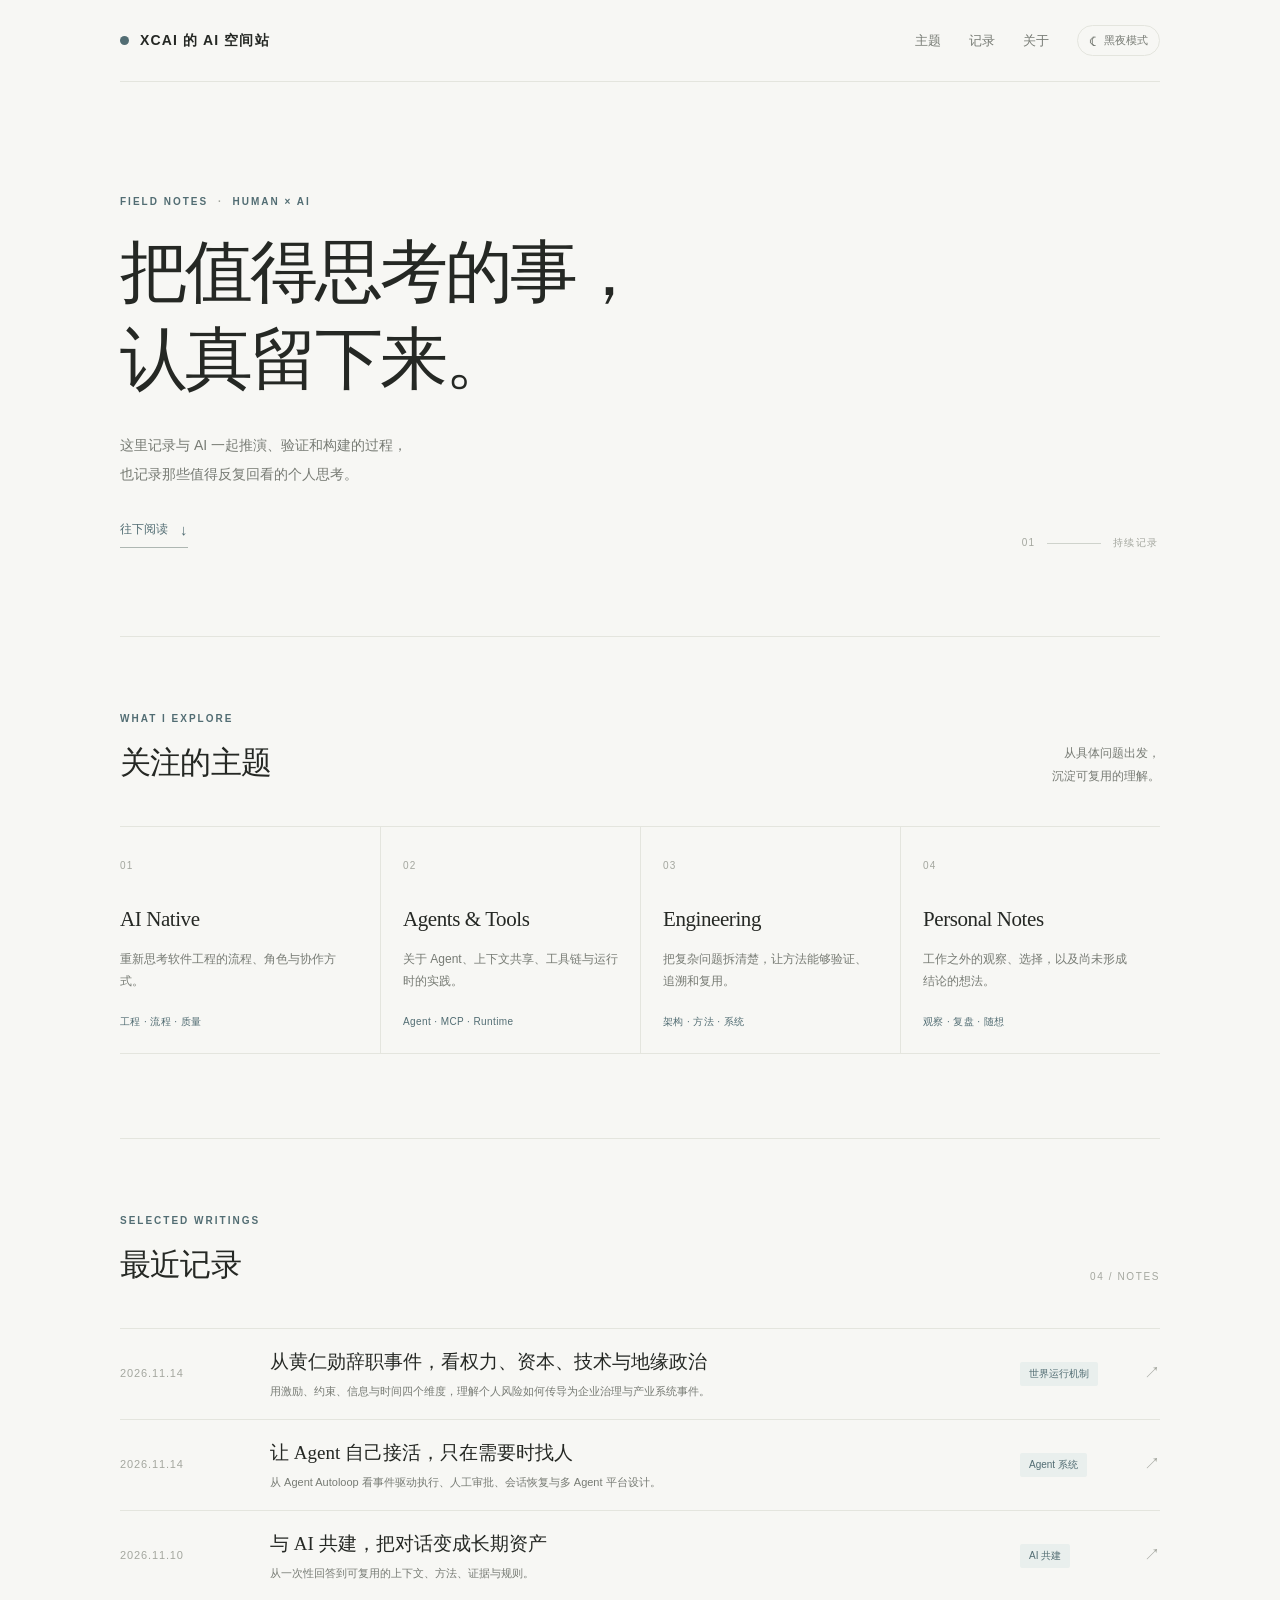
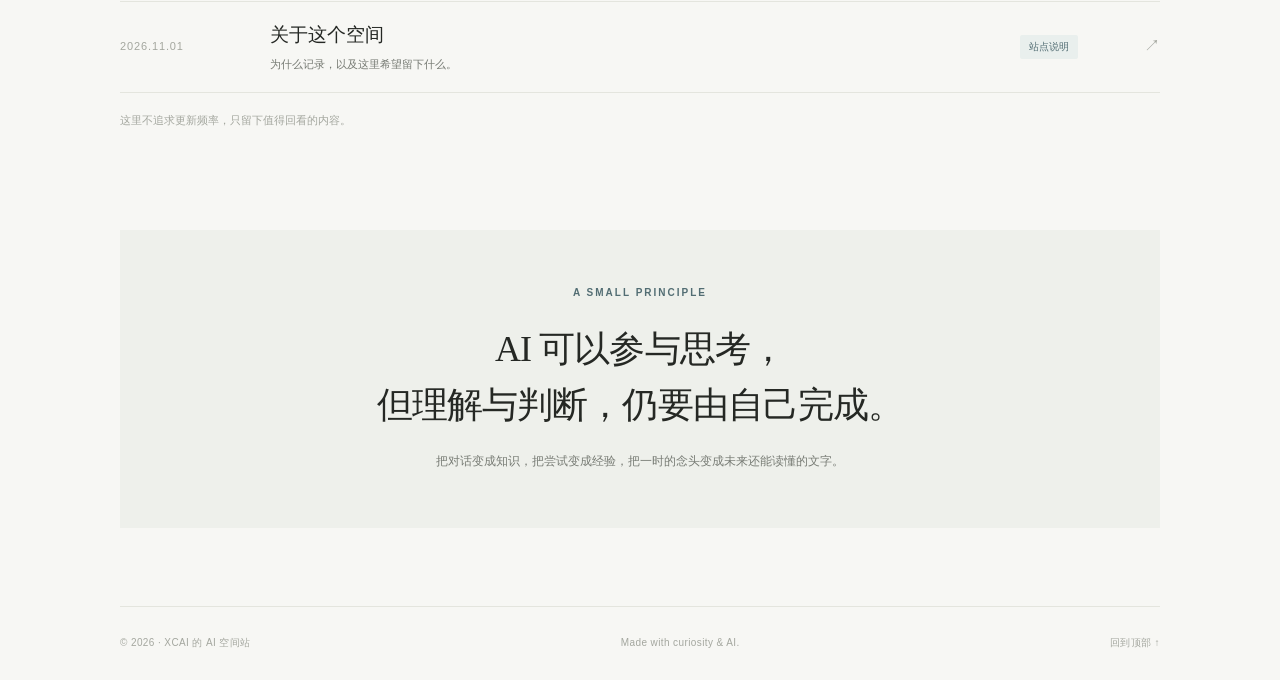
<file: index.html>
<!doctype html>
<html lang="zh-CN">
<head>
  <meta charset="utf-8">
  <meta name="viewport" content="width=device-width, initial-scale=1">
  <meta name="theme-color" content="#f7f7f4">
  <script src="assets/theme.js"></script>
  <script src="assets/analytics-config.js"></script>
  <script src="assets/analytics.js" defer></script>
  <meta name="description" content="XCAI 的 AI 空间站：记录 AI 实践、工程探索、世界观察与个人思考。">
  <title>XCAI 的 AI 空间站 · Human × AI</title>
  <link rel="stylesheet" href="assets/site.css">
</head>
<body id="top">
  <div class="page-shell">
    <header class="site-header">
      <a class="wordmark" href="./" aria-label="XCAI 的 AI 空间站首页">
        <span class="wordmark-mark" aria-hidden="true"></span>
        <span>XCAI 的 AI 空间站</span>
      </a>
      <nav class="site-nav" aria-label="主导航">
        <a href="#topics">主题</a>
        <a href="#journal">记录</a>
        <a href="#about">关于</a>
        <button class="theme-toggle" type="button" data-theme-toggle aria-label="切换到黑夜模式" aria-pressed="false" title="切换到黑夜模式">
          <span class="theme-toggle-icon" aria-hidden="true">☾</span>
          <span class="theme-toggle-label">黑夜模式</span>
        </button>
      </nav>
    </header>

    <main>
      <section class="hero">
        <p class="eyebrow">FIELD NOTES <span>·</span> HUMAN × AI</p>
        <h1>把值得思考的事，<br>认真留下来。</h1>
        <p class="hero-copy">
          这里记录与 AI 一起推演、验证和构建的过程，<br class="desktop-break">
          也记录那些值得反复回看的个人思考。
        </p>
        <a class="text-link" href="#journal">往下阅读 <span aria-hidden="true">↓</span></a>
        <div class="hero-index" aria-hidden="true">
          <span>01</span>
          <span class="hero-index-line"></span>
          <span>持续记录</span>
        </div>
      </section>

      <section class="section-block" id="topics">
        <div class="section-heading">
          <div>
            <p class="eyebrow">WHAT I EXPLORE</p>
            <h2>关注的主题</h2>
          </div>
          <p class="section-note">从具体问题出发，<br>沉淀可复用的理解。</p>
        </div>

        <div class="topic-grid">
          <article class="topic-card">
            <span class="topic-number">01</span>
            <h3>AI Native</h3>
            <p>重新思考软件工程的流程、角色与协作方式。</p>
            <span class="topic-caption">工程 · 流程 · 质量</span>
          </article>
          <article class="topic-card">
            <span class="topic-number">02</span>
            <h3>Agents & Tools</h3>
            <p>关于 Agent、上下文共享、工具链与运行时的实践。</p>
            <span class="topic-caption">Agent · MCP · Runtime</span>
          </article>
          <article class="topic-card">
            <span class="topic-number">03</span>
            <h3>Engineering</h3>
            <p>把复杂问题拆清楚，让方法能够验证、追溯和复用。</p>
            <span class="topic-caption">架构 · 方法 · 系统</span>
          </article>
          <article class="topic-card">
            <span class="topic-number">04</span>
            <h3>Personal Notes</h3>
            <p>工作之外的观察、选择，以及尚未形成结论的想法。</p>
            <span class="topic-caption">观察 · 复盘 · 随想</span>
          </article>
        </div>
      </section>

      <section class="section-block journal-section" id="journal">
        <div class="section-heading">
          <div>
            <p class="eyebrow">SELECTED WRITINGS</p>
            <h2>最近记录</h2>
          </div>
          <span class="section-count">04 / NOTES</span>
        </div>

        <div class="writing-list">
          <a class="writing-item" href="notes/2026-11-14-world-mechanics-jensen-huang.html">
            <span class="writing-date">2026.11.14</span>
            <span class="writing-main">
              <span class="writing-title">从黄仁勋辞职事件，看权力、资本、技术与地缘政治</span>
              <span class="writing-excerpt">用激励、约束、信息与时间四个维度，理解个人风险如何传导为企业治理与产业系统事件。</span>
            </span>
            <span class="writing-tag">世界运行机制</span>
            <span class="writing-arrow" aria-hidden="true">↗</span>
          </a>
          <a class="writing-item" href="notes/2026-11-14-agent-autoloop-system.html">
            <span class="writing-date">2026.11.14</span>
            <span class="writing-main">
              <span class="writing-title">让 Agent 自己接活，只在需要时找人</span>
              <span class="writing-excerpt">从 Agent Autoloop 看事件驱动执行、人工审批、会话恢复与多 Agent 平台设计。</span>
            </span>
            <span class="writing-tag">Agent 系统</span>
            <span class="writing-arrow" aria-hidden="true">↗</span>
          </a>
          <a class="writing-item" href="notes/2026-11-10-ai-collaboration-as-assets.html">
            <span class="writing-date">2026.11.10</span>
            <span class="writing-main">
              <span class="writing-title">与 AI 共建，把对话变成长期资产</span>
              <span class="writing-excerpt">从一次性回答到可复用的上下文、方法、证据与规则。</span>
            </span>
            <span class="writing-tag">AI 共建</span>
            <span class="writing-arrow" aria-hidden="true">↗</span>
          </a>
          <a class="writing-item" href="notes/about-this-space.html">
            <span class="writing-date">2026.11.01</span>
            <span class="writing-main">
              <span class="writing-title">关于这个空间</span>
              <span class="writing-excerpt">为什么记录，以及这里希望留下什么。</span>
            </span>
            <span class="writing-tag">站点说明</span>
            <span class="writing-arrow" aria-hidden="true">↗</span>
          </a>
        </div>
        <p class="list-footnote">这里不追求更新频率，只留下值得回看的内容。</p>
      </section>

      <section class="about-block" id="about">
        <p class="eyebrow">A SMALL PRINCIPLE</p>
        <p class="about-statement">AI 可以参与思考，<br>但理解与判断，仍要由自己完成。</p>
        <p class="about-copy">把对话变成知识，把尝试变成经验，把一时的念头变成未来还能读懂的文字。</p>
      </section>
    </main>

    <footer class="site-footer">
      <span>© 2026 · XCAI 的 AI 空间站</span>
      <span>Made with curiosity & AI.</span>
      <a href="#top" onclick="window.scrollTo({top:0,behavior:'smooth'}); return false;">回到顶部 ↑</a>
    </footer>
  </div>
</body>
</html>
</file>
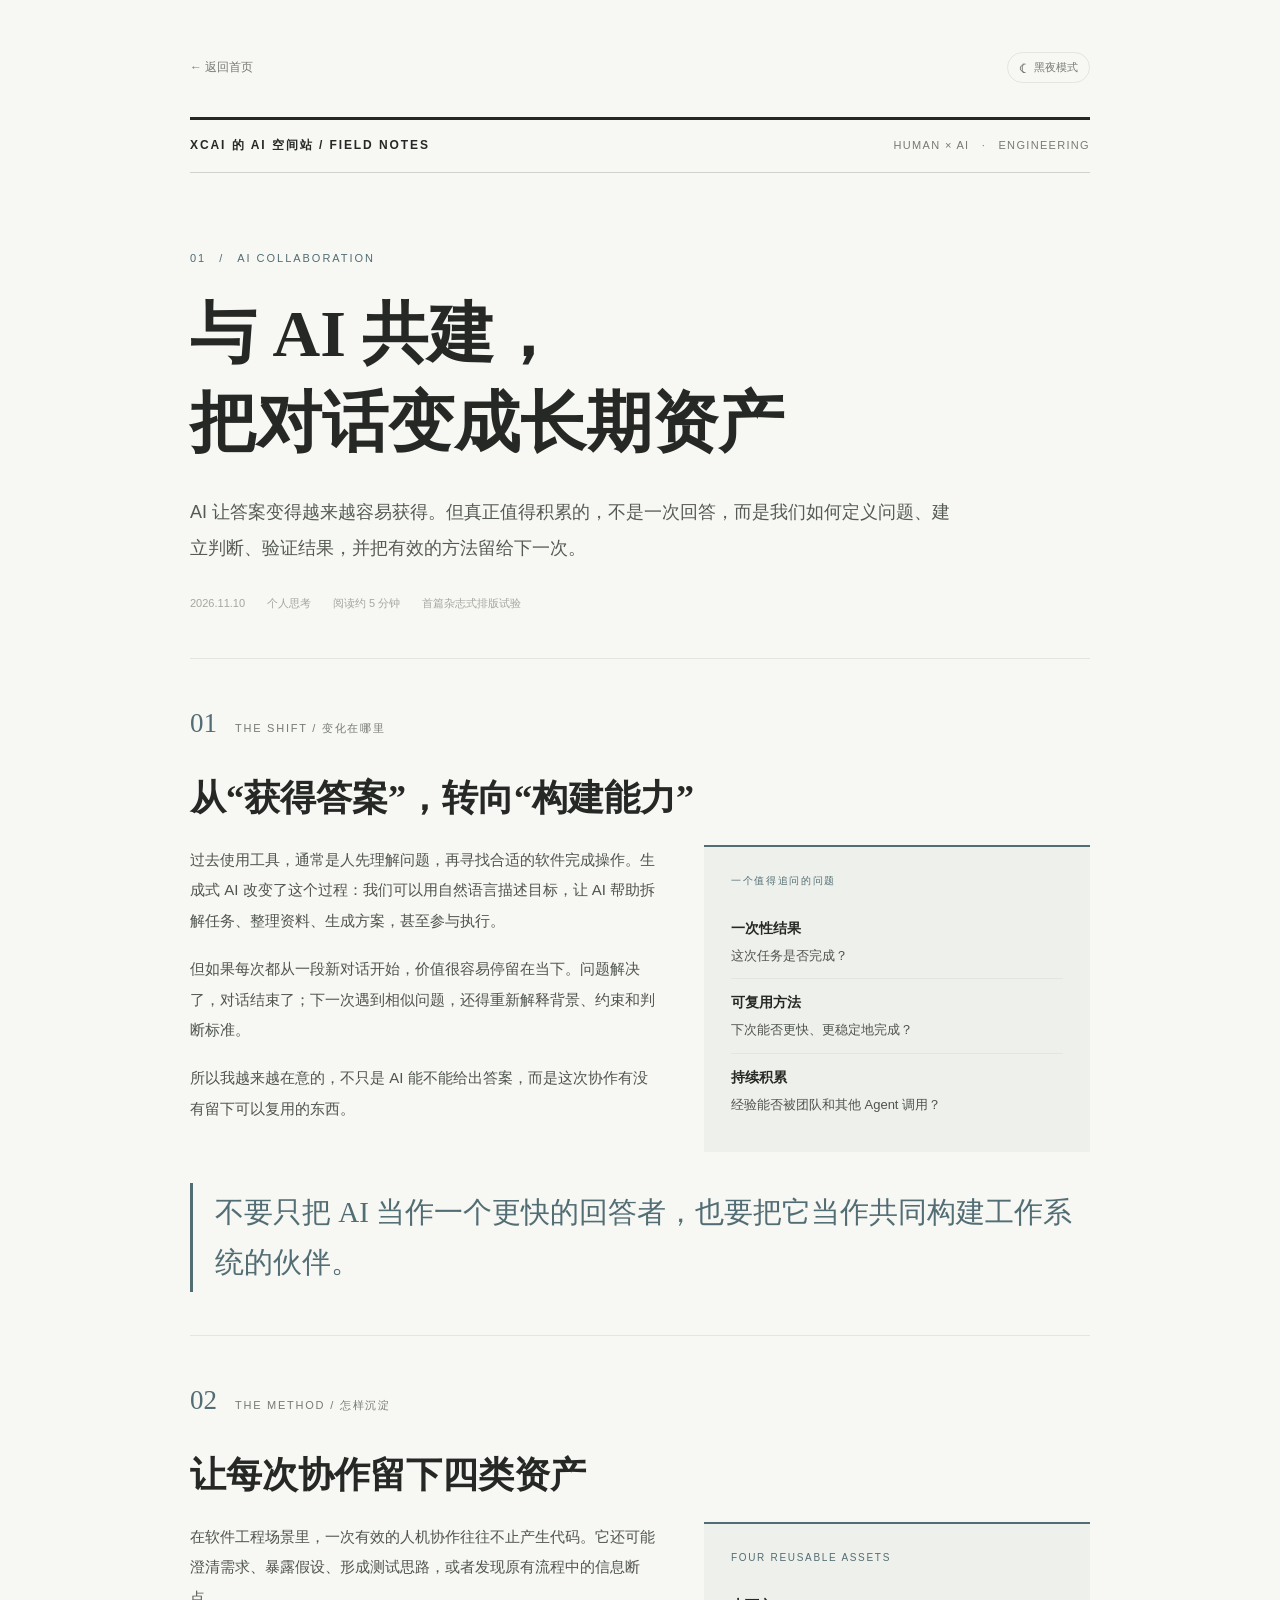
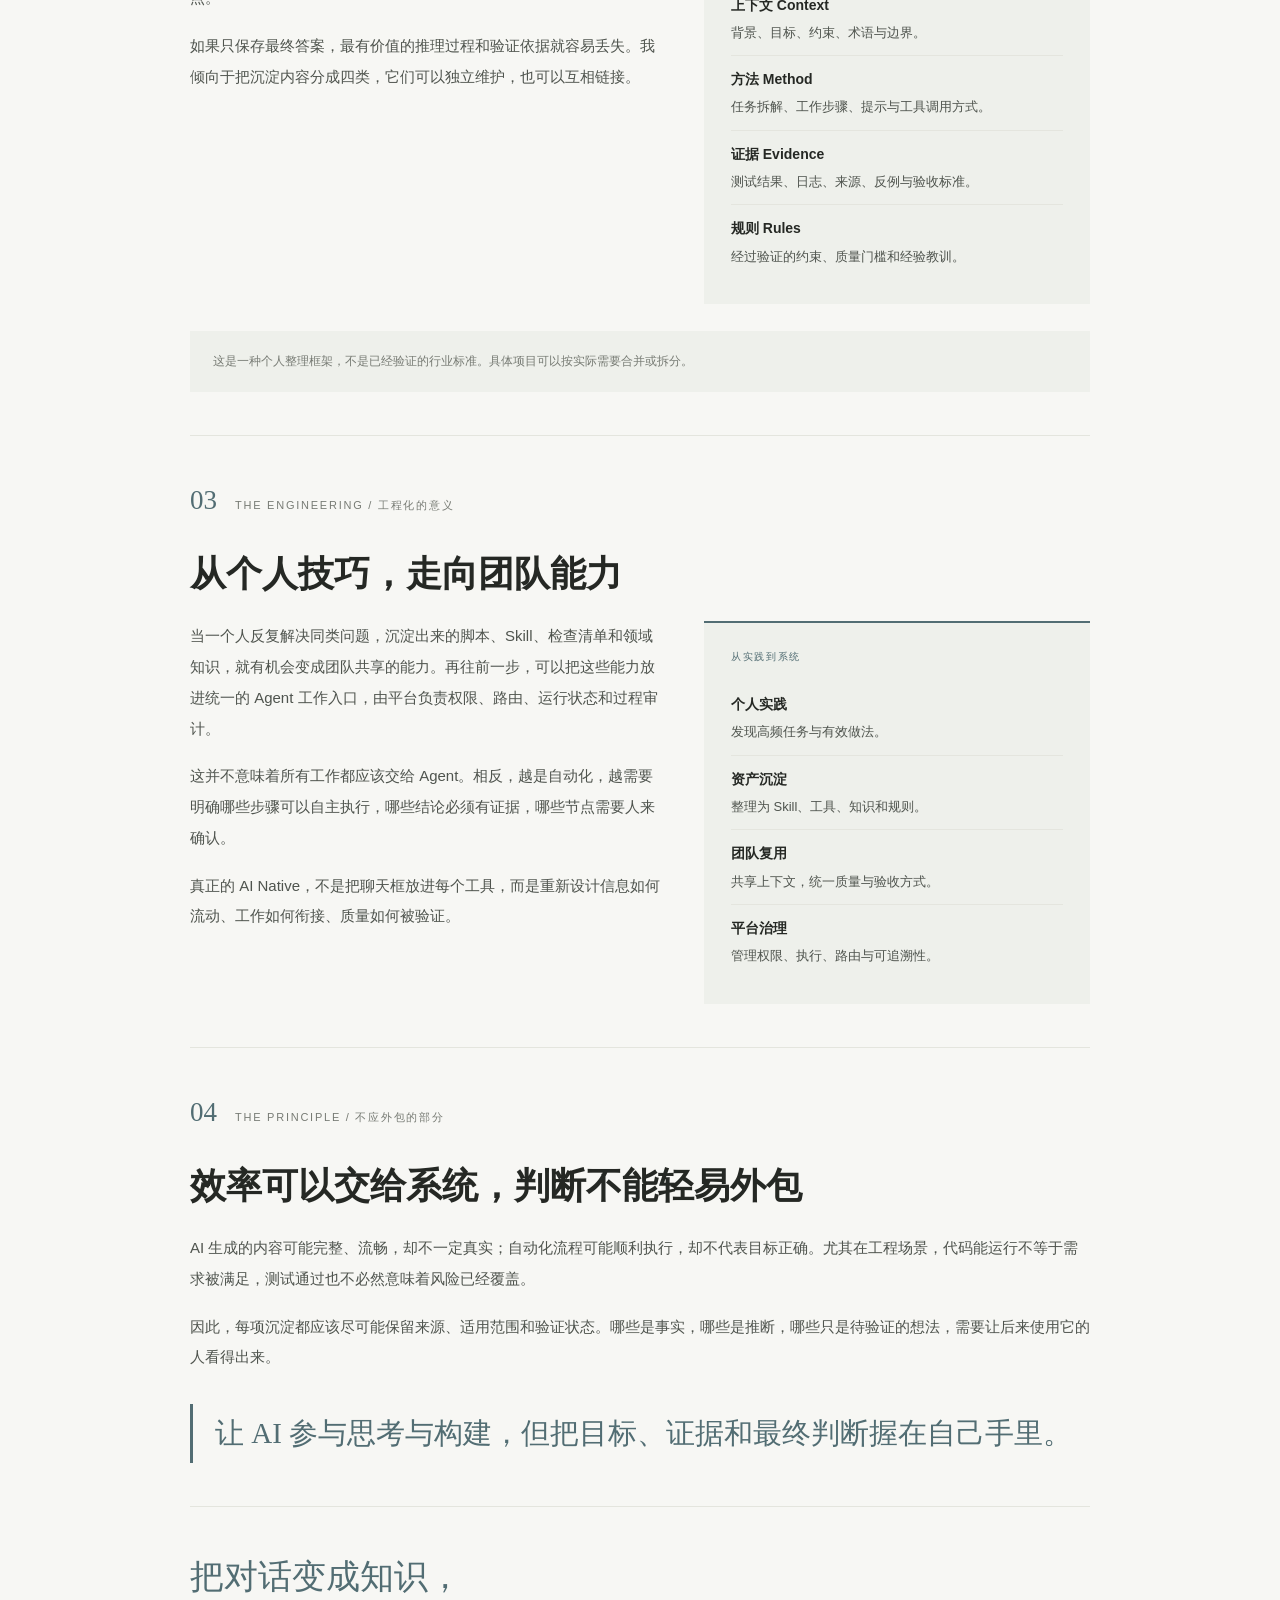
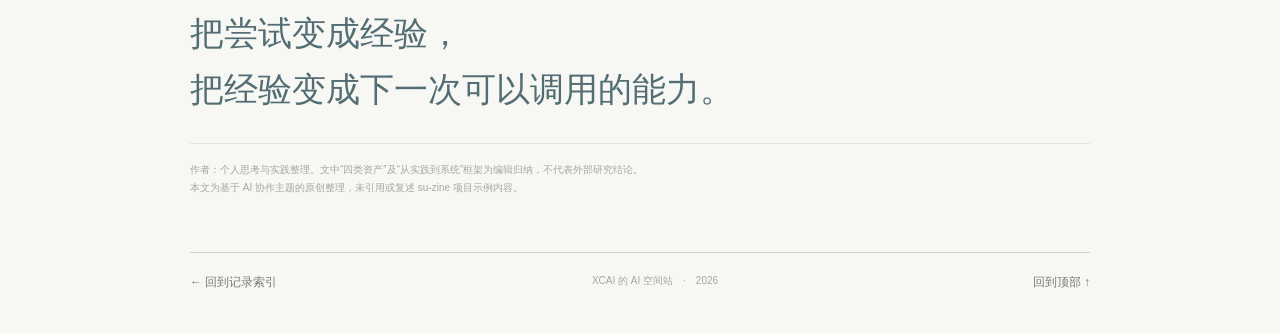
<file: notes/2026-11-10-ai-collaboration-as-assets.html>
<!doctype html>
<html lang="zh-CN">
<head>
  <meta charset="utf-8">
  <meta name="viewport" content="width=device-width, initial-scale=1">
  <meta name="theme-color" content="#f7f7f4">
  <script src="../assets/theme.js"></script>
  <script src="../assets/analytics-config.js"></script>
  <script src="../assets/analytics.js" defer></script>
  <meta name="description" content="一次关于 AI 共建的思考：如何把即时对话变成可复用的知识、方法与工程资产。">
  <title>与 AI 共建：把对话变成长期资产 · XCAI 的 AI 空间站</title>
  <link rel="stylesheet" href="../assets/site.css">
</head>
<body>
  <div class="zine-article-shell">
    <header class="article-header">
      <a class="back-link" href="../index.html">← 返回首页</a>
      <button class="theme-toggle" type="button" data-theme-toggle aria-label="切换到黑夜模式" aria-pressed="false" title="切换到黑夜模式">
        <span class="theme-toggle-icon" aria-hidden="true">☾</span>
        <span class="theme-toggle-label">黑夜模式</span>
      </button>
    </header>

    <div class="zine-masthead">
      <strong>XCAI 的 AI 空间站 / FIELD NOTES</strong>
      <span>HUMAN × AI　·　ENGINEERING</span>
    </div>

    <main>
      <header class="zine-hero">
        <p class="zine-kicker">01　/　AI COLLABORATION</p>
        <h1>与 AI 共建，<br>把对话变成长期资产</h1>
        <p class="zine-deck">AI 让答案变得越来越容易获得。但真正值得积累的，不是一次回答，而是我们如何定义问题、建立判断、验证结果，并把有效的方法留给下一次。</p>
        <div class="zine-meta">
          <time datetime="2026-11-10">2026.11.10</time>
          <span>个人思考</span>
          <span>阅读约 5 分钟</span>
          <span>首篇杂志式排版试验</span>
        </div>
      </header>

      <article>
        <section class="zine-section">
          <div class="zine-section-head">
            <span class="zine-section-no">01</span>
            <span class="zine-section-label">THE SHIFT / 变化在哪里</span>
          </div>
          <h2>从“获得答案”，转向“构建能力”</h2>
          <div class="zine-columns">
            <div class="zine-copy">
              <p>过去使用工具，通常是人先理解问题，再寻找合适的软件完成操作。生成式 AI 改变了这个过程：我们可以用自然语言描述目标，让 AI 帮助拆解任务、整理资料、生成方案，甚至参与执行。</p>
              <p>但如果每次都从一段新对话开始，价值很容易停留在当下。问题解决了，对话结束了；下一次遇到相似问题，还得重新解释背景、约束和判断标准。</p>
              <p>所以我越来越在意的，不只是 AI 能不能给出答案，而是这次协作有没有留下可以复用的东西。</p>
            </div>
            <aside class="zine-panel">
              <p class="zine-panel-label">一个值得追问的问题</p>
              <ul>
                <li><strong>一次性结果</strong>这次任务是否完成？</li>
                <li><strong>可复用方法</strong>下次能否更快、更稳定地完成？</li>
                <li><strong>持续积累</strong>经验能否被团队和其他 Agent 调用？</li>
              </ul>
            </aside>
          </div>
          <blockquote class="zine-quote">不要只把 AI 当作一个更快的回答者，也要把它当作共同构建工作系统的伙伴。</blockquote>
        </section>

        <section class="zine-section">
          <div class="zine-section-head">
            <span class="zine-section-no">02</span>
            <span class="zine-section-label">THE METHOD / 怎样沉淀</span>
          </div>
          <h2>让每次协作留下四类资产</h2>
          <div class="zine-columns">
            <div class="zine-copy">
              <p>在软件工程场景里，一次有效的人机协作往往不止产生代码。它还可能澄清需求、暴露假设、形成测试思路，或者发现原有流程中的信息断点。</p>
              <p>如果只保存最终答案，最有价值的推理过程和验证依据就容易丢失。我倾向于把沉淀内容分成四类，它们可以独立维护，也可以互相链接。</p>
            </div>
            <aside class="zine-panel">
              <p class="zine-panel-label">FOUR REUSABLE ASSETS</p>
              <ul>
                <li><strong>上下文 Context</strong>背景、目标、约束、术语与边界。</li>
                <li><strong>方法 Method</strong>任务拆解、工作步骤、提示与工具调用方式。</li>
                <li><strong>证据 Evidence</strong>测试结果、日志、来源、反例与验收标准。</li>
                <li><strong>规则 Rules</strong>经过验证的约束、质量门槛和经验教训。</li>
              </ul>
            </aside>
          </div>
          <p class="zine-note">这是一种个人整理框架，不是已经验证的行业标准。具体项目可以按实际需要合并或拆分。</p>
        </section>

        <section class="zine-section">
          <div class="zine-section-head">
            <span class="zine-section-no">03</span>
            <span class="zine-section-label">THE ENGINEERING / 工程化的意义</span>
          </div>
          <h2>从个人技巧，走向团队能力</h2>
          <div class="zine-columns">
            <div class="zine-copy">
              <p>当一个人反复解决同类问题，沉淀出来的脚本、Skill、检查清单和领域知识，就有机会变成团队共享的能力。再往前一步，可以把这些能力放进统一的 Agent 工作入口，由平台负责权限、路由、运行状态和过程审计。</p>
              <p>这并不意味着所有工作都应该交给 Agent。相反，越是自动化，越需要明确哪些步骤可以自主执行，哪些结论必须有证据，哪些节点需要人来确认。</p>
              <p>真正的 AI Native，不是把聊天框放进每个工具，而是重新设计信息如何流动、工作如何衔接、质量如何被验证。</p>
            </div>
            <aside class="zine-panel">
              <p class="zine-panel-label">从实践到系统</p>
              <ul>
                <li><strong>个人实践</strong>发现高频任务与有效做法。</li>
                <li><strong>资产沉淀</strong>整理为 Skill、工具、知识和规则。</li>
                <li><strong>团队复用</strong>共享上下文，统一质量与验收方式。</li>
                <li><strong>平台治理</strong>管理权限、执行、路由与可追溯性。</li>
              </ul>
            </aside>
          </div>
        </section>

        <section class="zine-section">
          <div class="zine-section-head">
            <span class="zine-section-no">04</span>
            <span class="zine-section-label">THE PRINCIPLE / 不应外包的部分</span>
          </div>
          <h2>效率可以交给系统，判断不能轻易外包</h2>
          <div class="zine-copy">
            <p>AI 生成的内容可能完整、流畅，却不一定真实；自动化流程可能顺利执行，却不代表目标正确。尤其在工程场景，代码能运行不等于需求被满足，测试通过也不必然意味着风险已经覆盖。</p>
            <p>因此，每项沉淀都应该尽可能保留来源、适用范围和验证状态。哪些是事实，哪些是推断，哪些只是待验证的想法，需要让后来使用它的人看得出来。</p>
          </div>
          <blockquote class="zine-quote">让 AI 参与思考与构建，但把目标、证据和最终判断握在自己手里。</blockquote>
        </section>
      </article>

      <section class="zine-closing">
        <p>把对话变成知识，<br>把尝试变成经验，<br>把经验变成下一次可以调用的能力。</p>
        <div class="zine-source">作者：个人思考与实践整理。文中“四类资产”及“从实践到系统”框架为编辑归纳，不代表外部研究结论。<br>本文为基于 AI 协作主题的原创整理，未引用或复述 su-zine 项目示例内容。</div>
      </section>
    </main>

    <footer class="zine-footer">
      <a class="back-link" href="../index.html">← 回到记录索引</a>
      <span>XCAI 的 AI 空间站　·　2026</span>
      <a class="back-link" href="#top" onclick="window.scrollTo({top:0,behavior:'smooth'}); return false;">回到顶部 ↑</a>
    </footer>
  </div>
</body>
</html>
</file>
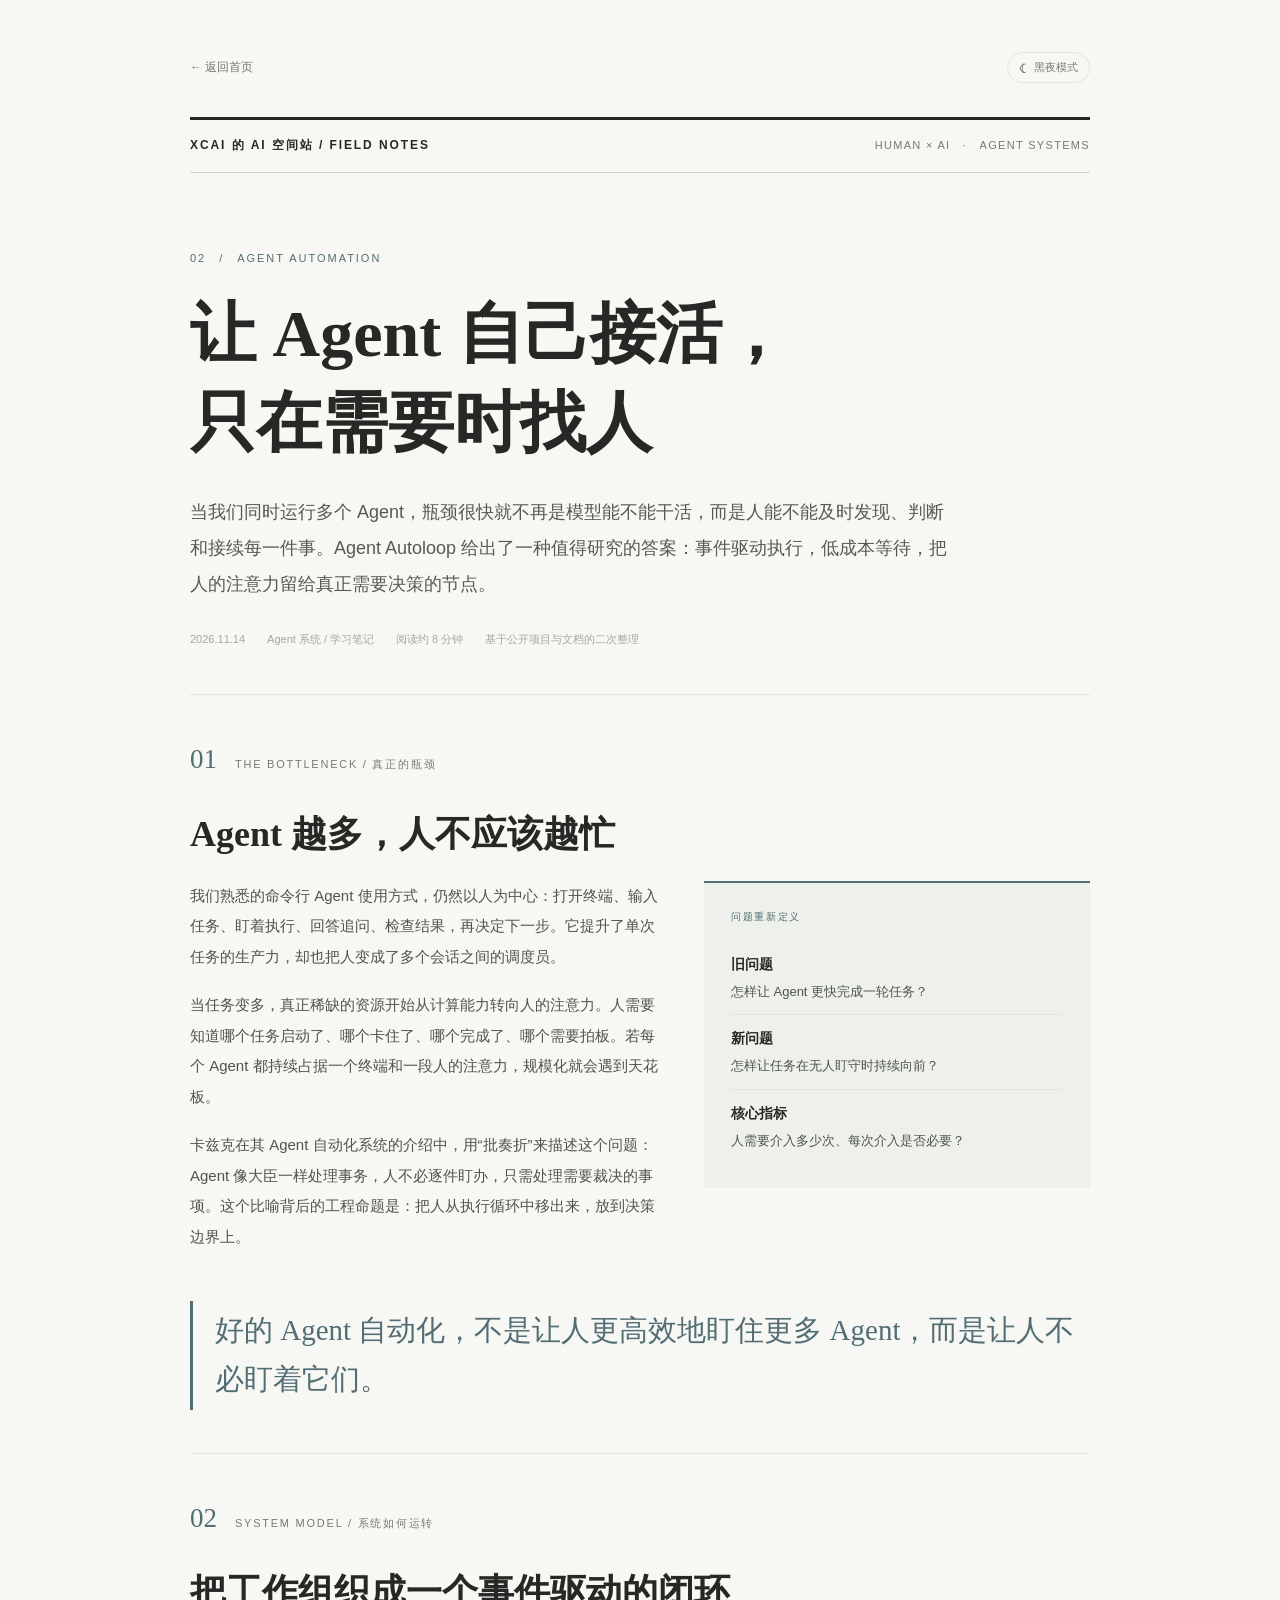
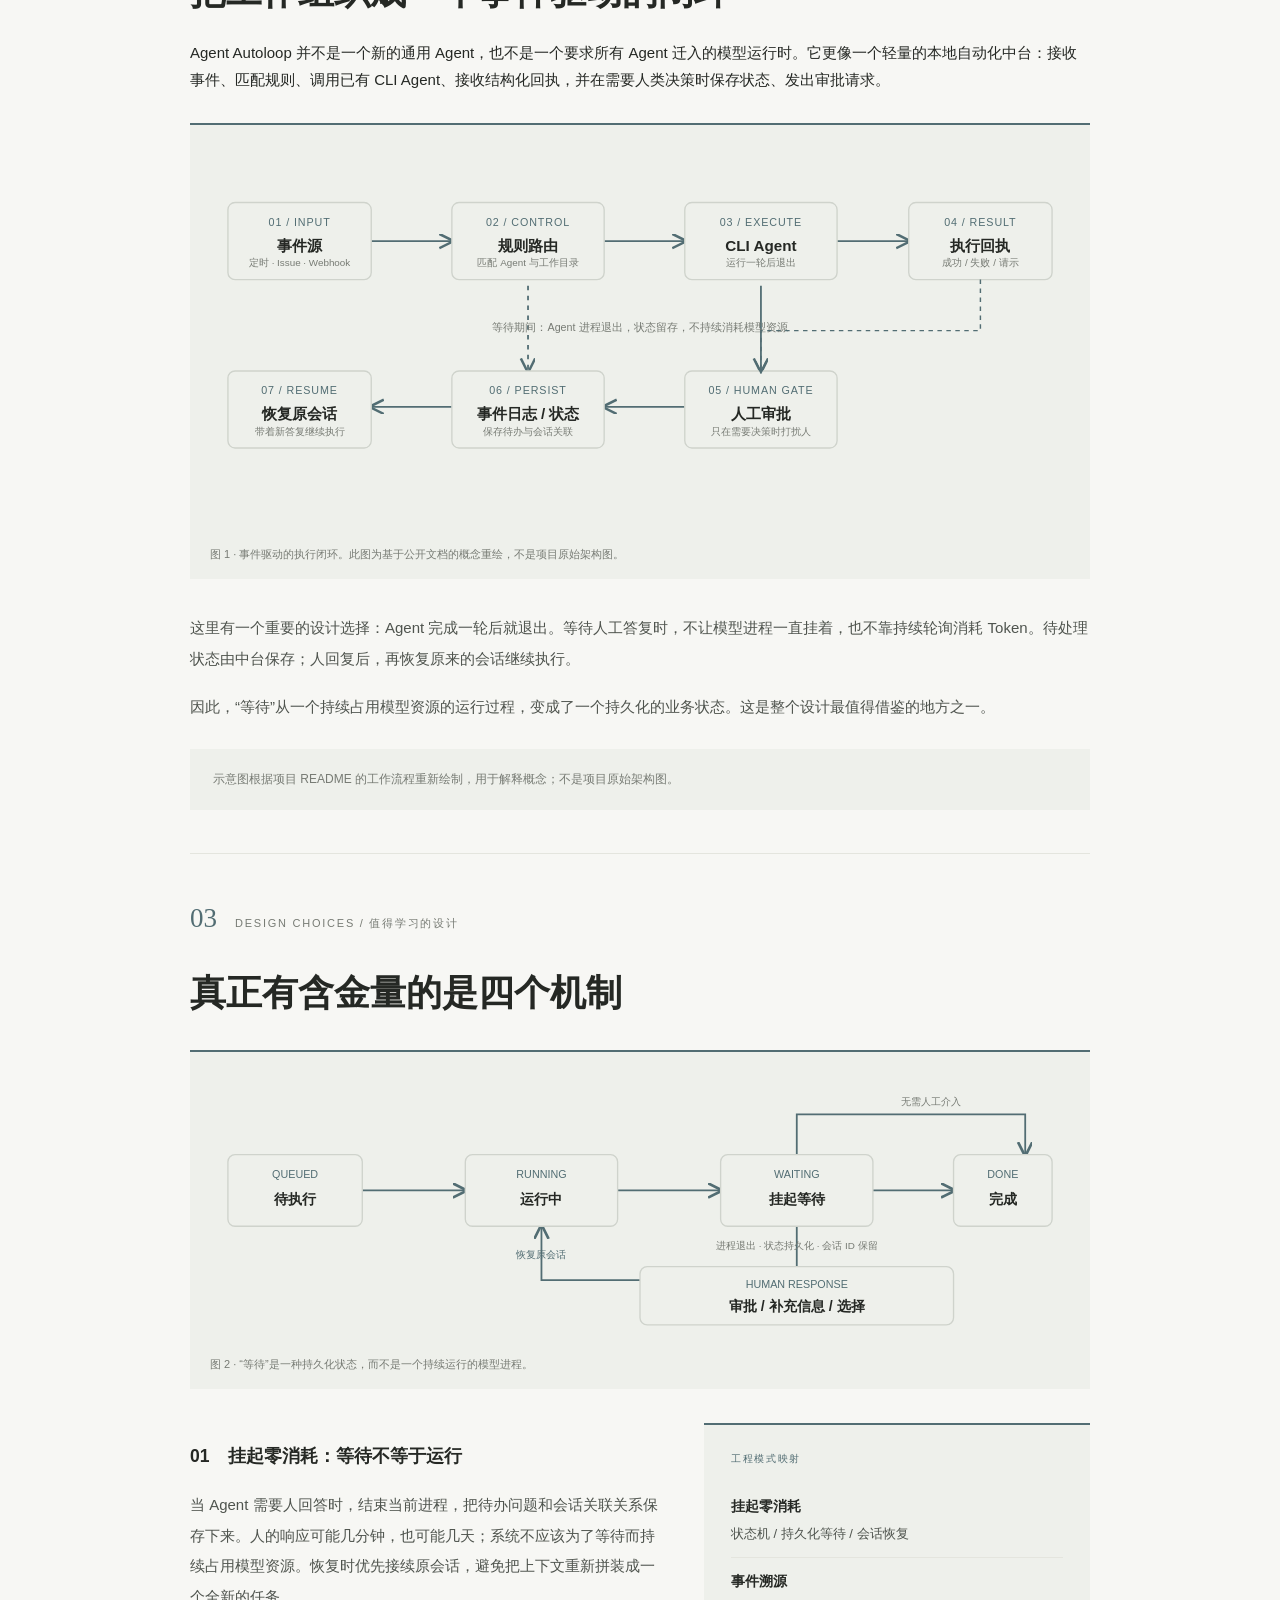
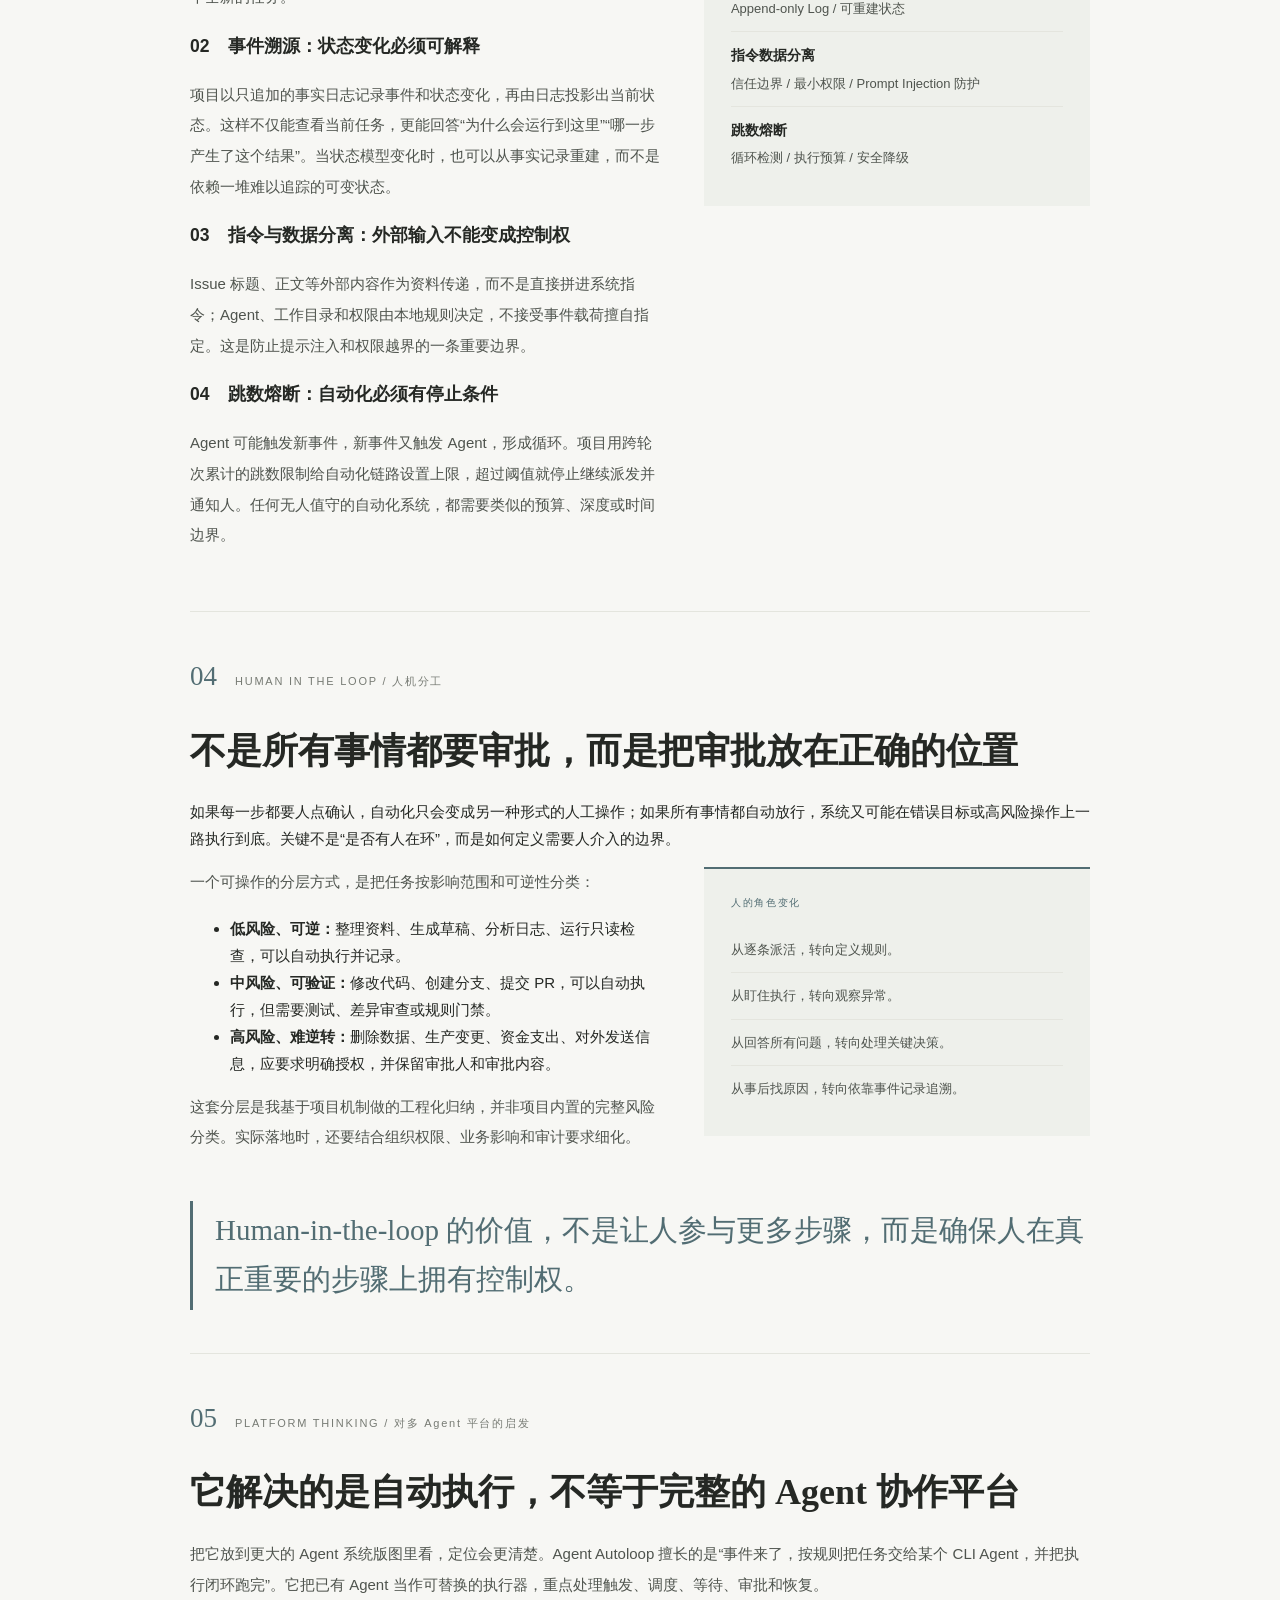
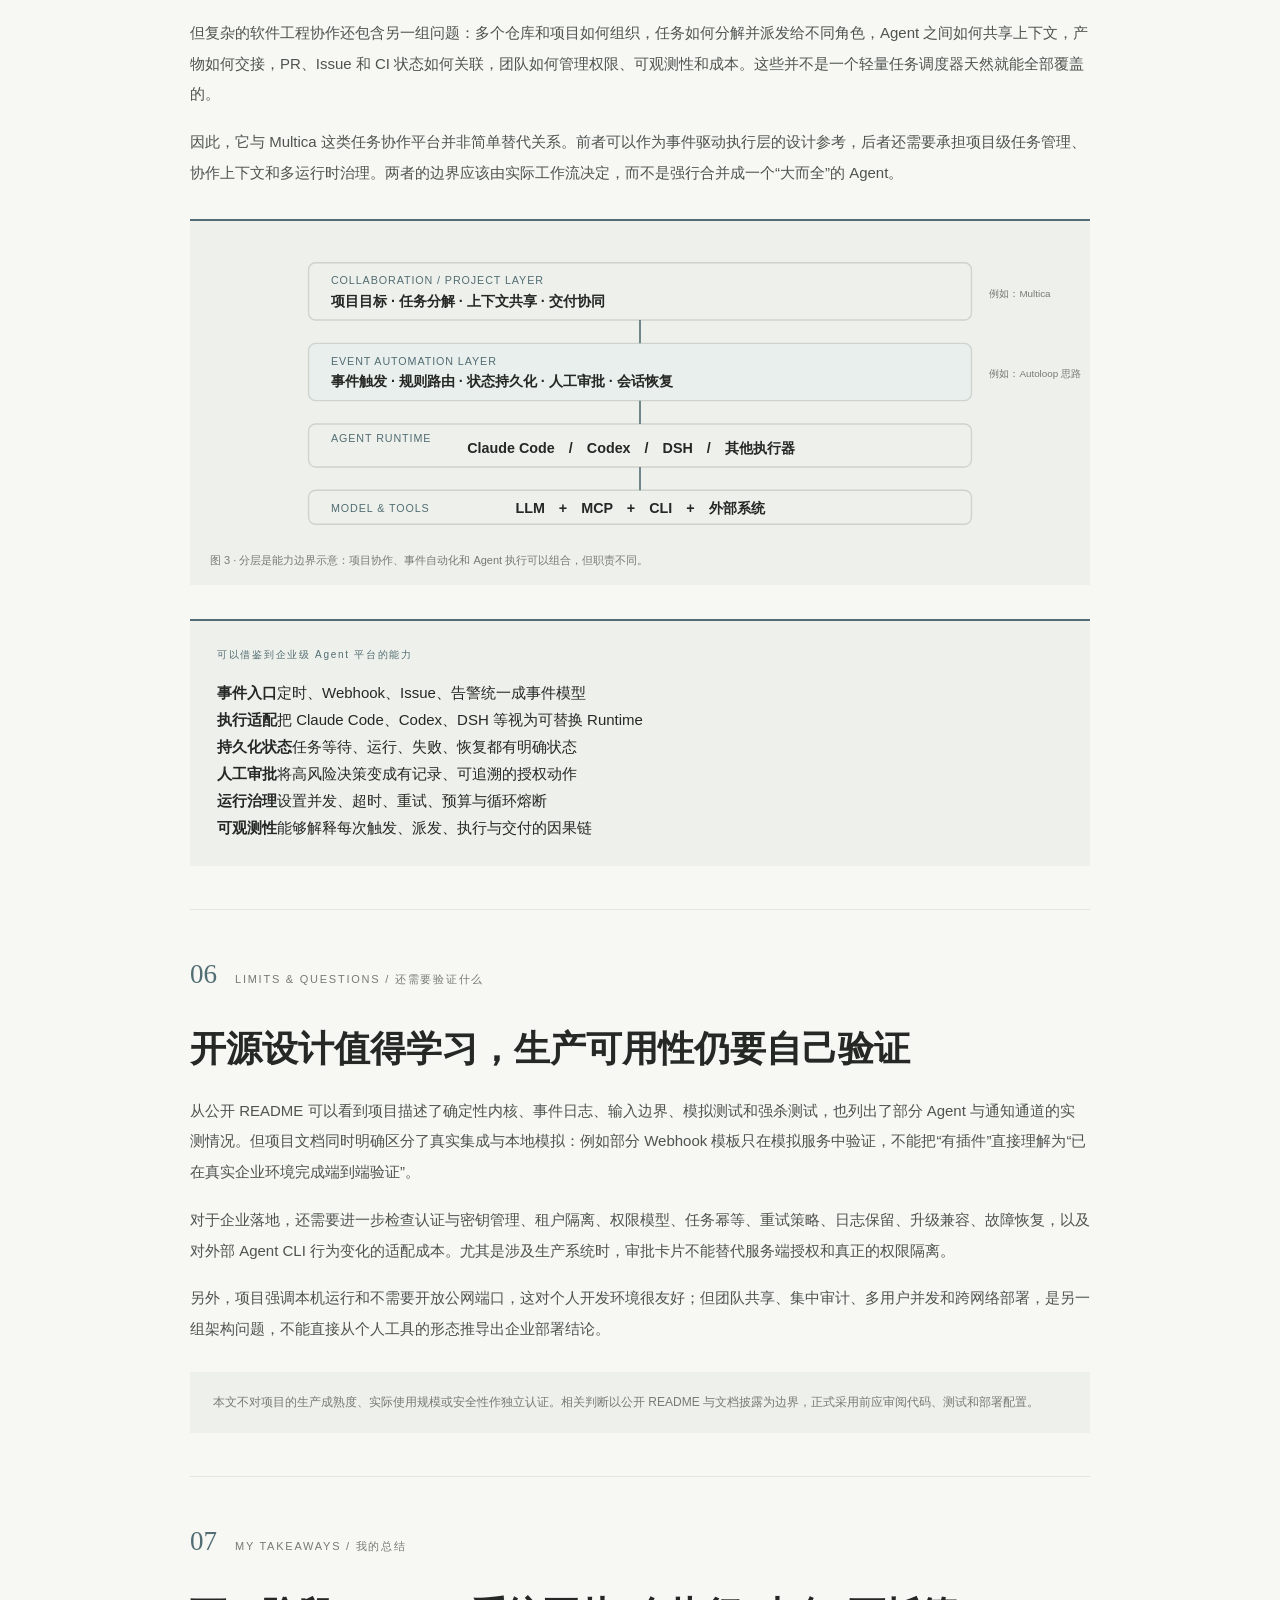
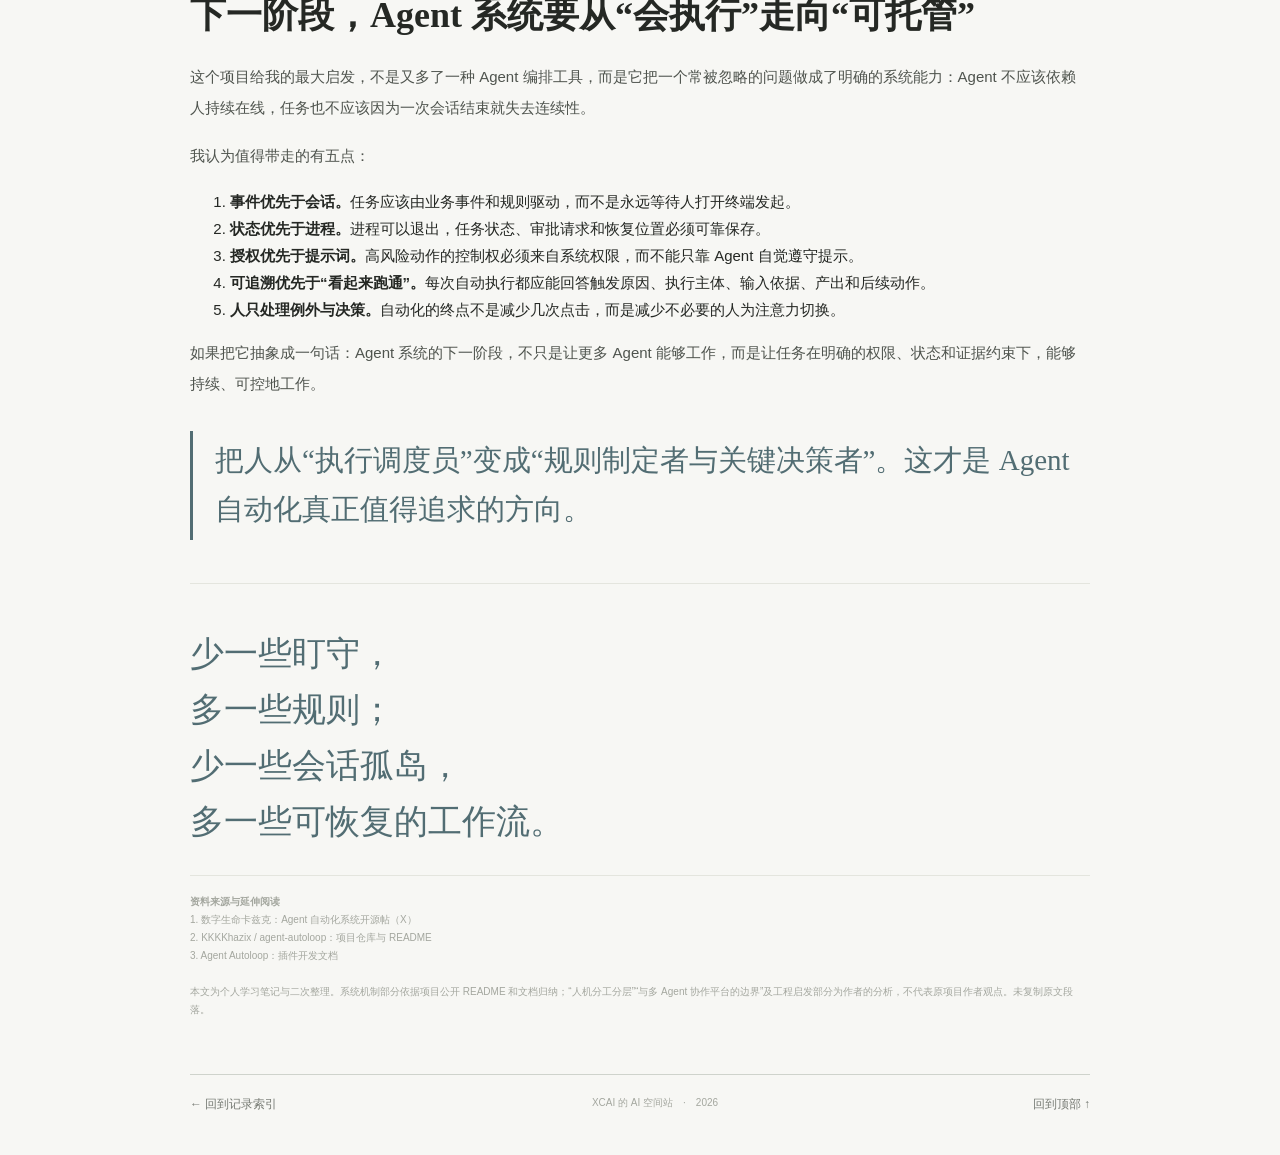
<file: notes/2026-11-14-agent-autoloop-system.html>
<!doctype html>
<html lang="zh-CN">
<head>
  <meta charset="utf-8">
  <meta name="viewport" content="width=device-width, initial-scale=1">
  <meta name="theme-color" content="#f7f7f4">
  <script src="../assets/theme.js"></script>
  <script src="../assets/analytics-config.js"></script>
  <script src="../assets/analytics.js" defer></script>
  <meta name="description" content="从 Agent Autoloop 看事件驱动的 Agent 自动化：任务如何被触发、执行、挂起、审批与恢复，以及它对多 Agent 工程平台的启发。">
  <title>让 Agent 自己接活，只在需要时找人 · XCAI 的 AI 空间站</title>
  <link rel="stylesheet" href="../assets/site.css">
</head>
<body>
  <div class="zine-article-shell">
    <header class="article-header">
      <a class="back-link" href="../index.html">← 返回首页</a>
      <button class="theme-toggle" type="button" data-theme-toggle aria-label="切换到黑夜模式" aria-pressed="false" title="切换到黑夜模式">
        <span class="theme-toggle-icon" aria-hidden="true">☾</span>
        <span class="theme-toggle-label">黑夜模式</span>
      </button>
    </header>

    <div class="zine-masthead">
      <strong>XCAI 的 AI 空间站 / FIELD NOTES</strong>
      <span>HUMAN × AI　·　AGENT SYSTEMS</span>
    </div>

    <main>
      <header class="zine-hero">
        <p class="zine-kicker">02　/　AGENT AUTOMATION</p>
        <h1>让 Agent 自己接活，<br>只在需要时找人</h1>
        <p class="zine-deck">当我们同时运行多个 Agent，瓶颈很快就不再是模型能不能干活，而是人能不能及时发现、判断和接续每一件事。Agent Autoloop 给出了一种值得研究的答案：事件驱动执行，低成本等待，把人的注意力留给真正需要决策的节点。</p>
        <div class="zine-meta">
          <time datetime="2026-11-14">2026.11.14</time>
          <span>Agent 系统 / 学习笔记</span>
          <span>阅读约 8 分钟</span>
          <span>基于公开项目与文档的二次整理</span>
        </div>
      </header>

      <article>
        <section class="zine-section">
          <div class="zine-section-head">
            <span class="zine-section-no">01</span>
            <span class="zine-section-label">THE BOTTLENECK / 真正的瓶颈</span>
          </div>
          <h2>Agent 越多，人不应该越忙</h2>
          <div class="zine-columns">
            <div class="zine-copy">
              <p>我们熟悉的命令行 Agent 使用方式，仍然以人为中心：打开终端、输入任务、盯着执行、回答追问、检查结果，再决定下一步。它提升了单次任务的生产力，却也把人变成了多个会话之间的调度员。</p>
              <p>当任务变多，真正稀缺的资源开始从计算能力转向人的注意力。人需要知道哪个任务启动了、哪个卡住了、哪个完成了、哪个需要拍板。若每个 Agent 都持续占据一个终端和一段人的注意力，规模化就会遇到天花板。</p>
              <p>卡兹克在其 Agent 自动化系统的介绍中，用“批奏折”来描述这个问题：Agent 像大臣一样处理事务，人不必逐件盯办，只需处理需要裁决的事项。这个比喻背后的工程命题是：把人从执行循环中移出来，放到决策边界上。</p>
            </div>
            <aside class="zine-panel">
              <p class="zine-panel-label">问题重新定义</p>
              <ul>
                <li><strong>旧问题</strong>怎样让 Agent 更快完成一轮任务？</li>
                <li><strong>新问题</strong>怎样让任务在无人盯守时持续向前？</li>
                <li><strong>核心指标</strong>人需要介入多少次、每次介入是否必要？</li>
              </ul>
            </aside>
          </div>
          <blockquote class="zine-quote">好的 Agent 自动化，不是让人更高效地盯住更多 Agent，而是让人不必盯着它们。</blockquote>
        </section>

        <section class="zine-section">
          <div class="zine-section-head">
            <span class="zine-section-no">02</span>
            <span class="zine-section-label">SYSTEM MODEL / 系统如何运转</span>
          </div>
          <h2>把工作组织成一个事件驱动的闭环</h2>
          <p>Agent Autoloop 并不是一个新的通用 Agent，也不是一个要求所有 Agent 迁入的模型运行时。它更像一个轻量的本地自动化中台：接收事件、匹配规则、调用已有 CLI Agent、接收结构化回执，并在需要人类决策时保存状态、发出审批请求。</p>
          <figure class="zine-figure">
            <svg class="zine-diagram" viewBox="0 0 960 430" role="img" aria-labelledby="auto-title auto-desc">
              <title id="auto-title">Agent Autoloop 事件驱动执行闭环</title>
              <desc id="auto-desc">事件源进入自动化控制层，由规则路由至 CLI Agent；执行结果写入事件日志和状态存储，需人工决策时通知人类，审批后恢复原会话。</desc>
              <defs>
                <marker id="auto-arrow" markerWidth="9" markerHeight="9" refX="7" refY="4" orient="auto"><path d="M0 0 L8 4 L0 8" fill="none" stroke="var(--accent)" stroke-width="1.4"/></marker>
              </defs>
              <g fill="none" stroke="var(--accent)" stroke-width="2" marker-end="url(#auto-arrow)">
                <path d="M180 105 H270"/><path d="M440 105 H530"/><path d="M700 105 H780"/>
                <path d="M615 155 V250"/><path d="M530 290 H440"/><path d="M270 290 H180"/>
                <path d="M355 155 V250" stroke-dasharray="5 6"/>
              </g>
              <g fill="var(--surface-soft)" stroke="var(--soft-rule)" stroke-width="1.5">
                <rect x="20" y="62" width="160" height="86" rx="8"/><rect x="270" y="62" width="170" height="86" rx="8"/>
                <rect x="530" y="62" width="170" height="86" rx="8"/><rect x="780" y="62" width="160" height="86" rx="8"/>
                <rect x="530" y="250" width="170" height="86" rx="8"/><rect x="270" y="250" width="170" height="86" rx="8"/>
                <rect x="20" y="250" width="160" height="86" rx="8"/>
              </g>
              <g fill="var(--accent)" font-family="var(--sans)" font-size="12" letter-spacing="1">
                <text x="100" y="88" text-anchor="middle">01 / INPUT</text><text x="355" y="88" text-anchor="middle">02 / CONTROL</text>
                <text x="615" y="88" text-anchor="middle">03 / EXECUTE</text><text x="860" y="88" text-anchor="middle">04 / RESULT</text>
                <text x="615" y="276" text-anchor="middle">05 / HUMAN GATE</text><text x="355" y="276" text-anchor="middle">06 / PERSIST</text>
                <text x="100" y="276" text-anchor="middle">07 / RESUME</text>
              </g>
              <g fill="var(--ink)" font-family="var(--sans)" font-size="17" font-weight="600">
                <text x="100" y="116" text-anchor="middle">事件源</text><text x="355" y="116" text-anchor="middle">规则路由</text>
                <text x="615" y="116" text-anchor="middle">CLI Agent</text><text x="860" y="116" text-anchor="middle">执行回执</text>
                <text x="615" y="304" text-anchor="middle">人工审批</text><text x="355" y="304" text-anchor="middle">事件日志 / 状态</text>
                <text x="100" y="304" text-anchor="middle">恢复原会话</text>
              </g>
              <g fill="var(--muted)" font-family="var(--sans)" font-size="11">
                <text x="100" y="133" text-anchor="middle">定时 · Issue · Webhook</text><text x="355" y="133" text-anchor="middle">匹配 Agent 与工作目录</text>
                <text x="615" y="133" text-anchor="middle">运行一轮后退出</text><text x="860" y="133" text-anchor="middle">成功 / 失败 / 请示</text>
                <text x="615" y="321" text-anchor="middle">只在需要决策时打扰人</text><text x="355" y="321" text-anchor="middle">保存待办与会话关联</text>
                <text x="100" y="321" text-anchor="middle">带着新答复继续执行</text>
              </g>
              <text x="480" y="205" text-anchor="middle" fill="var(--muted)" font-family="var(--sans)" font-size="12">等待期间：Agent 进程退出，状态留存，不持续消耗模型资源</text>
              <path d="M860 148 V205 H615 V250" fill="none" stroke="var(--accent)" stroke-width="1.6" stroke-dasharray="5 5" marker-end="url(#auto-arrow)"/>
            </svg>
            <figcaption>图 1 · 事件驱动的执行闭环。此图为基于公开文档的概念重绘，不是项目原始架构图。</figcaption>
          </figure>
          <div class="zine-copy">
            <p>这里有一个重要的设计选择：Agent 完成一轮后就退出。等待人工答复时，不让模型进程一直挂着，也不靠持续轮询消耗 Token。待处理状态由中台保存；人回复后，再恢复原来的会话继续执行。</p>
            <p>因此，“等待”从一个持续占用模型资源的运行过程，变成了一个持久化的业务状态。这是整个设计最值得借鉴的地方之一。</p>
          </div>
          <p class="zine-note">示意图根据项目 README 的工作流程重新绘制，用于解释概念；不是项目原始架构图。</p>
        </section>

        <section class="zine-section">
          <div class="zine-section-head">
            <span class="zine-section-no">03</span>
            <span class="zine-section-label">DESIGN CHOICES / 值得学习的设计</span>
          </div>
          <h2>真正有含金量的是四个机制</h2>
          <figure class="zine-figure">
            <svg class="zine-diagram zine-diagram-compact" viewBox="0 0 960 300" role="img" aria-labelledby="state-title state-desc">
              <title id="state-title">Agent 任务状态与挂起恢复</title>
              <desc id="state-desc">任务从待执行到运行中，运行结束后可能完成，也可能等待人工决策。等待状态保存任务和会话，不保留运行进程；人工答复后重新进入运行。</desc>
              <defs><marker id="state-arrow" markerWidth="9" markerHeight="9" refX="7" refY="4" orient="auto"><path d="M0 0 L8 4 L0 8" fill="none" stroke="var(--accent)" stroke-width="1.5"/></marker></defs>
              <g fill="none" stroke="var(--accent)" stroke-width="2" marker-end="url(#state-arrow)">
                <path d="M170 130 H285"/><path d="M455 130 H570"/><path d="M740 130 H830"/>
                <path d="M655 170 V230 H370 V170"/><path d="M655 90 V45 H910 V90"/>
              </g>
              <g fill="var(--surface-soft)" stroke="var(--soft-rule)" stroke-width="1.5">
                <rect x="20" y="90" width="150" height="80" rx="8"/><rect x="285" y="90" width="170" height="80" rx="8"/>
                <rect x="570" y="90" width="170" height="80" rx="8"/><rect x="830" y="90" width="110" height="80" rx="8"/>
                <rect x="480" y="215" width="350" height="65" rx="8"/>
              </g>
              <g fill="var(--accent)" font-family="var(--sans)" font-size="12" text-anchor="middle">
                <text x="95" y="116">QUEUED</text><text x="370" y="116">RUNNING</text><text x="655" y="116">WAITING</text><text x="885" y="116">DONE</text><text x="655" y="239">HUMAN RESPONSE</text>
              </g>
              <g fill="var(--ink)" font-family="var(--sans)" font-size="16" font-weight="600" text-anchor="middle">
                <text x="95" y="145">待执行</text><text x="370" y="145">运行中</text><text x="655" y="145">挂起等待</text><text x="885" y="145">完成</text><text x="655" y="265">审批 / 补充信息 / 选择</text>
              </g>
              <text x="655" y="195" fill="var(--muted)" font-family="var(--sans)" font-size="11" text-anchor="middle">进程退出 · 状态持久化 · 会话 ID 保留</text>
              <text x="805" y="35" fill="var(--muted)" font-family="var(--sans)" font-size="11" text-anchor="middle">无需人工介入</text>
              <text x="370" y="205" fill="var(--accent)" font-family="var(--sans)" font-size="11" text-anchor="middle">恢复原会话</text>
            </svg>
            <figcaption>图 2 · “等待”是一种持久化状态，而不是一个持续运行的模型进程。</figcaption>
          </figure>
          <div class="zine-columns">
            <div class="zine-copy">
              <h3>01　挂起零消耗：等待不等于运行</h3>
              <p>当 Agent 需要人回答时，结束当前进程，把待办问题和会话关联关系保存下来。人的响应可能几分钟，也可能几天；系统不应该为了等待而持续占用模型资源。恢复时优先接续原会话，避免把上下文重新拼装成一个全新的任务。</p>
              <h3>02　事件溯源：状态变化必须可解释</h3>
              <p>项目以只追加的事实日志记录事件和状态变化，再由日志投影出当前状态。这样不仅能查看当前任务，更能回答“为什么会运行到这里”“哪一步产生了这个结果”。当状态模型变化时，也可以从事实记录重建，而不是依赖一堆难以追踪的可变状态。</p>
              <h3>03　指令与数据分离：外部输入不能变成控制权</h3>
              <p>Issue 标题、正文等外部内容作为资料传递，而不是直接拼进系统指令；Agent、工作目录和权限由本地规则决定，不接受事件载荷擅自指定。这是防止提示注入和权限越界的一条重要边界。</p>
              <h3>04　跳数熔断：自动化必须有停止条件</h3>
              <p>Agent 可能触发新事件，新事件又触发 Agent，形成循环。项目用跨轮次累计的跳数限制给自动化链路设置上限，超过阈值就停止继续派发并通知人。任何无人值守的自动化系统，都需要类似的预算、深度或时间边界。</p>
            </div>
            <aside class="zine-panel">
              <p class="zine-panel-label">工程模式映射</p>
              <ul>
                <li><strong>挂起零消耗</strong>状态机 / 持久化等待 / 会话恢复</li>
                <li><strong>事件溯源</strong>Append-only Log / 可重建状态</li>
                <li><strong>指令数据分离</strong>信任边界 / 最小权限 / Prompt Injection 防护</li>
                <li><strong>跳数熔断</strong>循环检测 / 执行预算 / 安全降级</li>
              </ul>
            </aside>
          </div>
        </section>

        <section class="zine-section">
          <div class="zine-section-head">
            <span class="zine-section-no">04</span>
            <span class="zine-section-label">HUMAN IN THE LOOP / 人机分工</span>
          </div>
          <h2>不是所有事情都要审批，而是把审批放在正确的位置</h2>
          <p>如果每一步都要人点确认，自动化只会变成另一种形式的人工操作；如果所有事情都自动放行，系统又可能在错误目标或高风险操作上一路执行到底。关键不是“是否有人在环”，而是如何定义需要人介入的边界。</p>
          <div class="zine-columns">
            <div class="zine-copy">
              <p>一个可操作的分层方式，是把任务按影响范围和可逆性分类：</p>
              <ul>
                <li><strong>低风险、可逆：</strong>整理资料、生成草稿、分析日志、运行只读检查，可以自动执行并记录。</li>
                <li><strong>中风险、可验证：</strong>修改代码、创建分支、提交 PR，可以自动执行，但需要测试、差异审查或规则门禁。</li>
                <li><strong>高风险、难逆转：</strong>删除数据、生产变更、资金支出、对外发送信息，应要求明确授权，并保留审批人和审批内容。</li>
              </ul>
              <p>这套分层是我基于项目机制做的工程化归纳，并非项目内置的完整风险分类。实际落地时，还要结合组织权限、业务影响和审计要求细化。</p>
            </div>
            <aside class="zine-panel">
              <p class="zine-panel-label">人的角色变化</p>
              <ul>
                <li>从逐条派活，转向定义规则。</li>
                <li>从盯住执行，转向观察异常。</li>
                <li>从回答所有问题，转向处理关键决策。</li>
                <li>从事后找原因，转向依靠事件记录追溯。</li>
              </ul>
            </aside>
          </div>
          <blockquote class="zine-quote">Human-in-the-loop 的价值，不是让人参与更多步骤，而是确保人在真正重要的步骤上拥有控制权。</blockquote>
        </section>

        <section class="zine-section">
          <div class="zine-section-head">
            <span class="zine-section-no">05</span>
            <span class="zine-section-label">PLATFORM THINKING / 对多 Agent 平台的启发</span>
          </div>
          <h2>它解决的是自动执行，不等于完整的 Agent 协作平台</h2>
          <div class="zine-copy">
            <p>把它放到更大的 Agent 系统版图里看，定位会更清楚。Agent Autoloop 擅长的是“事件来了，按规则把任务交给某个 CLI Agent，并把执行闭环跑完”。它把已有 Agent 当作可替换的执行器，重点处理触发、调度、等待、审批和恢复。</p>
            <p>但复杂的软件工程协作还包含另一组问题：多个仓库和项目如何组织，任务如何分解并派发给不同角色，Agent 之间如何共享上下文，产物如何交接，PR、Issue 和 CI 状态如何关联，团队如何管理权限、可观测性和成本。这些并不是一个轻量任务调度器天然就能全部覆盖的。</p>
            <p>因此，它与 Multica 这类任务协作平台并非简单替代关系。前者可以作为事件驱动执行层的设计参考，后者还需要承担项目级任务管理、协作上下文和多运行时治理。两者的边界应该由实际工作流决定，而不是强行合并成一个“大而全”的 Agent。</p>
          </div>
          <figure class="zine-figure">
            <svg class="zine-diagram zine-diagram-compact" viewBox="0 0 960 330" role="img" aria-labelledby="layer-title layer-desc">
              <title id="layer-title">Agent 系统的分层协作关系</title>
              <desc id="layer-desc">项目协作层负责目标、任务分解、上下文和交付；事件自动化层负责触发、路由、状态、审批与恢复；Agent Runtime 负责具体执行；底层是模型和工具。</desc>
              <g stroke="var(--soft-rule)" stroke-width="1.5">
                <rect x="110" y="22" width="740" height="64" rx="8" fill="var(--surface-soft)"/>
                <rect x="110" y="112" width="740" height="64" rx="8" fill="var(--accent-soft)"/>
                <rect x="110" y="202" width="740" height="48" rx="8" fill="var(--surface-soft)"/>
                <rect x="110" y="276" width="740" height="38" rx="8" fill="var(--surface-soft)"/>
              </g>
              <g fill="var(--accent)" font-family="var(--sans)" font-size="12" letter-spacing="1">
                <text x="135" y="46">COLLABORATION / PROJECT LAYER</text><text x="135" y="136">EVENT AUTOMATION LAYER</text>
                <text x="135" y="222">AGENT RUNTIME</text><text x="135" y="300">MODEL &amp; TOOLS</text>
              </g>
              <g fill="var(--ink)" font-family="var(--sans)" font-size="16" font-weight="600">
                <text x="135" y="70">项目目标 · 任务分解 · 上下文共享 · 交付协同</text>
                <text x="135" y="160">事件触发 · 规则路由 · 状态持久化 · 人工审批 · 会话恢复</text>
                <text x="470" y="234" text-anchor="middle">Claude Code　/　Codex　/　DSH　/　其他执行器</text>
                <text x="480" y="301" text-anchor="middle">LLM　+　MCP　+　CLI　+　外部系统</text>
              </g>
              <g fill="none" stroke="var(--accent)" stroke-width="1.8">
                <path d="M480 86 V112"/><path d="M480 176 V202"/><path d="M480 250 V276"/>
              </g>
              <g fill="var(--muted)" font-family="var(--sans)" font-size="11">
                <text x="870" y="60">例如：Multica</text><text x="870" y="150">例如：Autoloop 思路</text>
              </g>
            </svg>
            <figcaption>图 3 · 分层是能力边界示意：项目协作、事件自动化和 Agent 执行可以组合，但职责不同。</figcaption>
          </figure>
          <aside class="zine-panel zine-panel-wide">
            <p class="zine-panel-label">可以借鉴到企业级 Agent 平台的能力</p>
            <div class="zine-capability-grid">
              <div><strong>事件入口</strong><span>定时、Webhook、Issue、告警统一成事件模型</span></div>
              <div><strong>执行适配</strong><span>把 Claude Code、Codex、DSH 等视为可替换 Runtime</span></div>
              <div><strong>持久化状态</strong><span>任务等待、运行、失败、恢复都有明确状态</span></div>
              <div><strong>人工审批</strong><span>将高风险决策变成有记录、可追溯的授权动作</span></div>
              <div><strong>运行治理</strong><span>设置并发、超时、重试、预算与循环熔断</span></div>
              <div><strong>可观测性</strong><span>能够解释每次触发、派发、执行与交付的因果链</span></div>
            </div>
          </aside>
        </section>

        <section class="zine-section">
          <div class="zine-section-head">
            <span class="zine-section-no">06</span>
            <span class="zine-section-label">LIMITS & QUESTIONS / 还需要验证什么</span>
          </div>
          <h2>开源设计值得学习，生产可用性仍要自己验证</h2>
          <div class="zine-copy">
            <p>从公开 README 可以看到项目描述了确定性内核、事件日志、输入边界、模拟测试和强杀测试，也列出了部分 Agent 与通知通道的实测情况。但项目文档同时明确区分了真实集成与本地模拟：例如部分 Webhook 模板只在模拟服务中验证，不能把“有插件”直接理解为“已在真实企业环境完成端到端验证”。</p>
            <p>对于企业落地，还需要进一步检查认证与密钥管理、租户隔离、权限模型、任务幂等、重试策略、日志保留、升级兼容、故障恢复，以及对外部 Agent CLI 行为变化的适配成本。尤其是涉及生产系统时，审批卡片不能替代服务端授权和真正的权限隔离。</p>
            <p>另外，项目强调本机运行和不需要开放公网端口，这对个人开发环境很友好；但团队共享、集中审计、多用户并发和跨网络部署，是另一组架构问题，不能直接从个人工具的形态推导出企业部署结论。</p>
          </div>
          <p class="zine-note">本文不对项目的生产成熟度、实际使用规模或安全性作独立认证。相关判断以公开 README 与文档披露为边界，正式采用前应审阅代码、测试和部署配置。</p>
        </section>

        <section class="zine-section">
          <div class="zine-section-head">
            <span class="zine-section-no">07</span>
            <span class="zine-section-label">MY TAKEAWAYS / 我的总结</span>
          </div>
          <h2>下一阶段，Agent 系统要从“会执行”走向“可托管”</h2>
          <div class="zine-copy">
            <p>这个项目给我的最大启发，不是又多了一种 Agent 编排工具，而是它把一个常被忽略的问题做成了明确的系统能力：Agent 不应该依赖人持续在线，任务也不应该因为一次会话结束就失去连续性。</p>
            <p>我认为值得带走的有五点：</p>
            <ol>
              <li><strong>事件优先于会话。</strong>任务应该由业务事件和规则驱动，而不是永远等待人打开终端发起。</li>
              <li><strong>状态优先于进程。</strong>进程可以退出，任务状态、审批请求和恢复位置必须可靠保存。</li>
              <li><strong>授权优先于提示词。</strong>高风险动作的控制权必须来自系统权限，而不能只靠 Agent 自觉遵守提示。</li>
              <li><strong>可追溯优先于“看起来跑通”。</strong>每次自动执行都应能回答触发原因、执行主体、输入依据、产出和后续动作。</li>
              <li><strong>人只处理例外与决策。</strong>自动化的终点不是减少几次点击，而是减少不必要的人为注意力切换。</li>
            </ol>
            <p>如果把它抽象成一句话：Agent 系统的下一阶段，不只是让更多 Agent 能够工作，而是让任务在明确的权限、状态和证据约束下，能够持续、可控地工作。</p>
          </div>
          <blockquote class="zine-quote">把人从“执行调度员”变成“规则制定者与关键决策者”。这才是 Agent 自动化真正值得追求的方向。</blockquote>
        </section>
      </article>

      <section class="zine-closing">
        <p>少一些盯守，<br>多一些规则；<br>少一些会话孤岛，<br>多一些可恢复的工作流。</p>
        <div class="zine-source">
          <strong>资料来源与延伸阅读</strong><br>
          1. <a href="https://x.com/khazix0918/status/2117776745688646139?s=46" target="_blank" rel="noopener noreferrer">数字生命卡兹克：Agent 自动化系统开源帖（X）</a><br>
          2. <a href="https://github.com/KKKKhazix/agent-autoloop" target="_blank" rel="noopener noreferrer">KKKKhazix / agent-autoloop：项目仓库与 README</a><br>
          3. <a href="https://github.com/KKKKhazix/agent-autoloop/blob/main/docs/plugins.md" target="_blank" rel="noopener noreferrer">Agent Autoloop：插件开发文档</a><br><br>
          本文为个人学习笔记与二次整理。系统机制部分依据项目公开 README 和文档归纳；“人机分工分层”“与多 Agent 协作平台的边界”及工程启发部分为作者的分析，不代表原项目作者观点。未复制原文段落。
        </div>
      </section>
    </main>

    <footer class="zine-footer">
      <a class="back-link" href="../index.html">← 回到记录索引</a>
      <span>XCAI 的 AI 空间站　·　2026</span>
      <a class="back-link" href="#top" onclick="window.scrollTo({top:0,behavior:'smooth'}); return false;">回到顶部 ↑</a>
    </footer>
  </div>
</body>
</html>
</file>
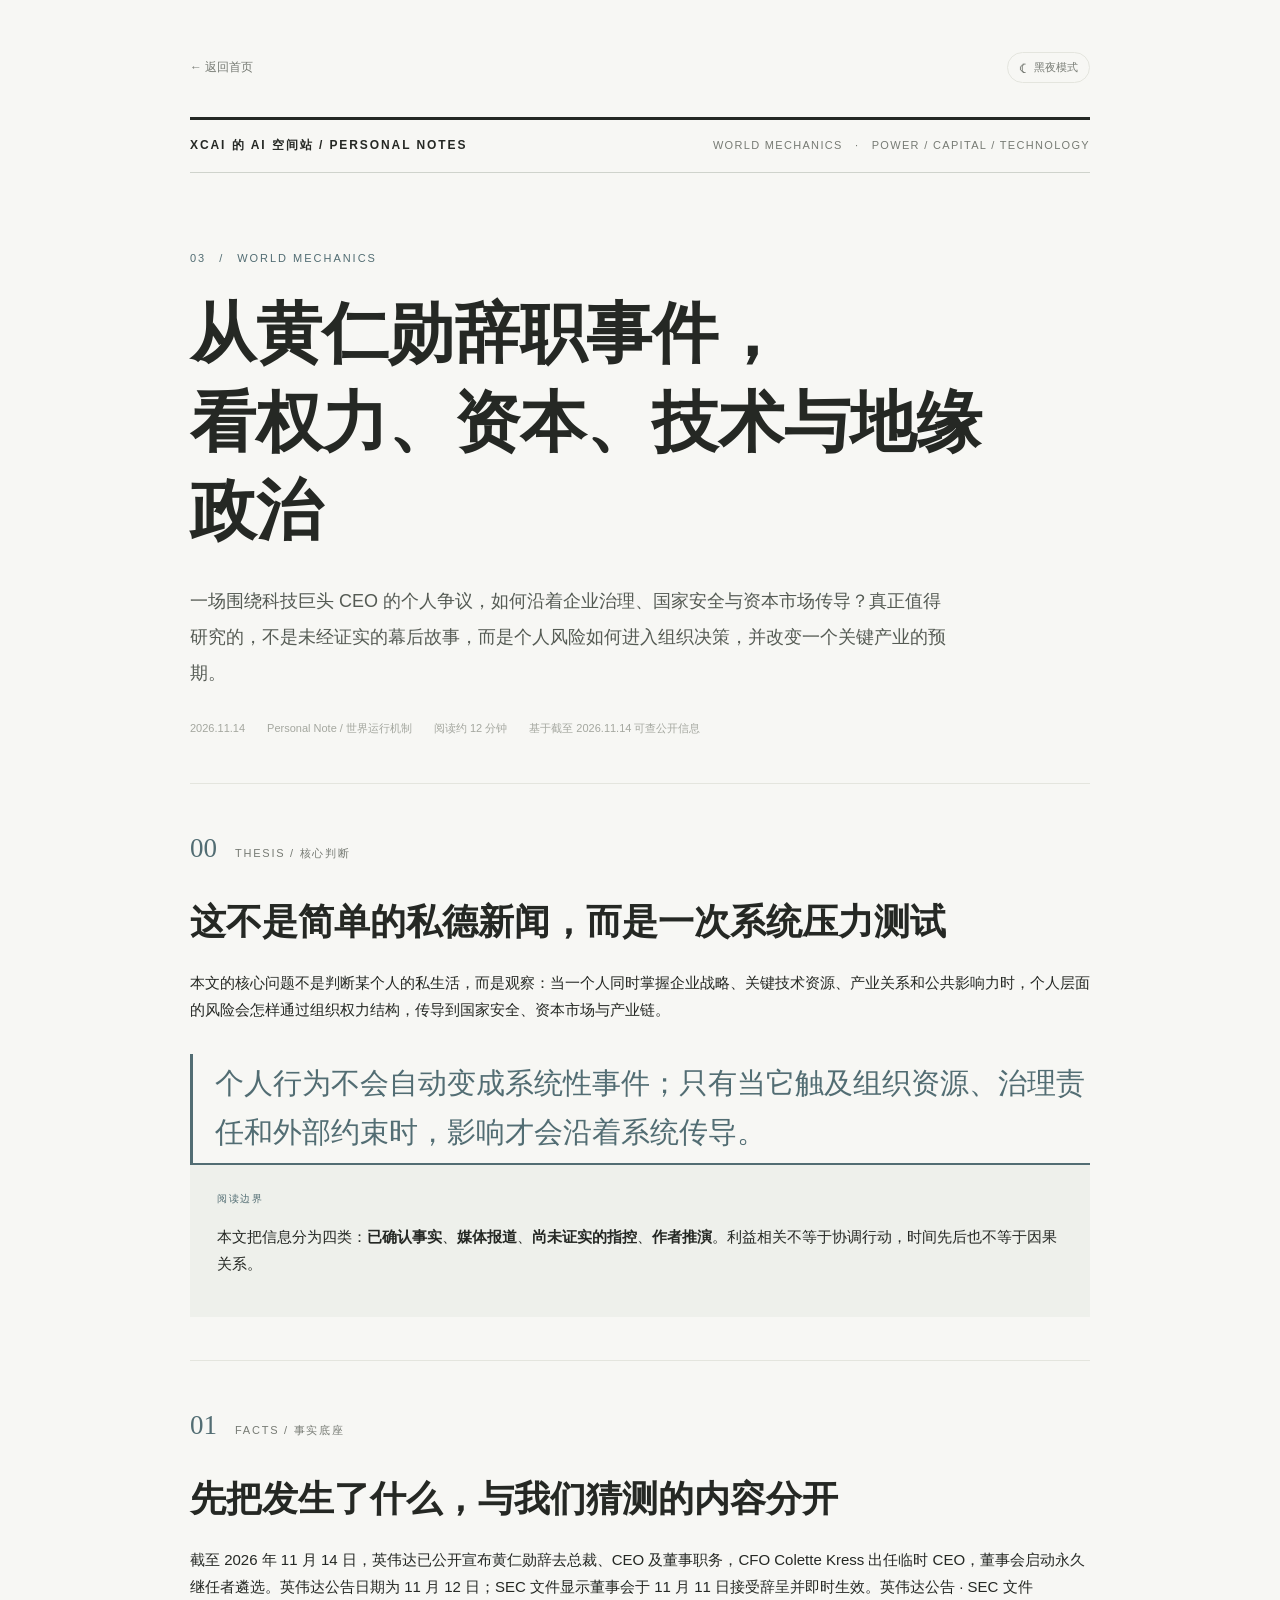
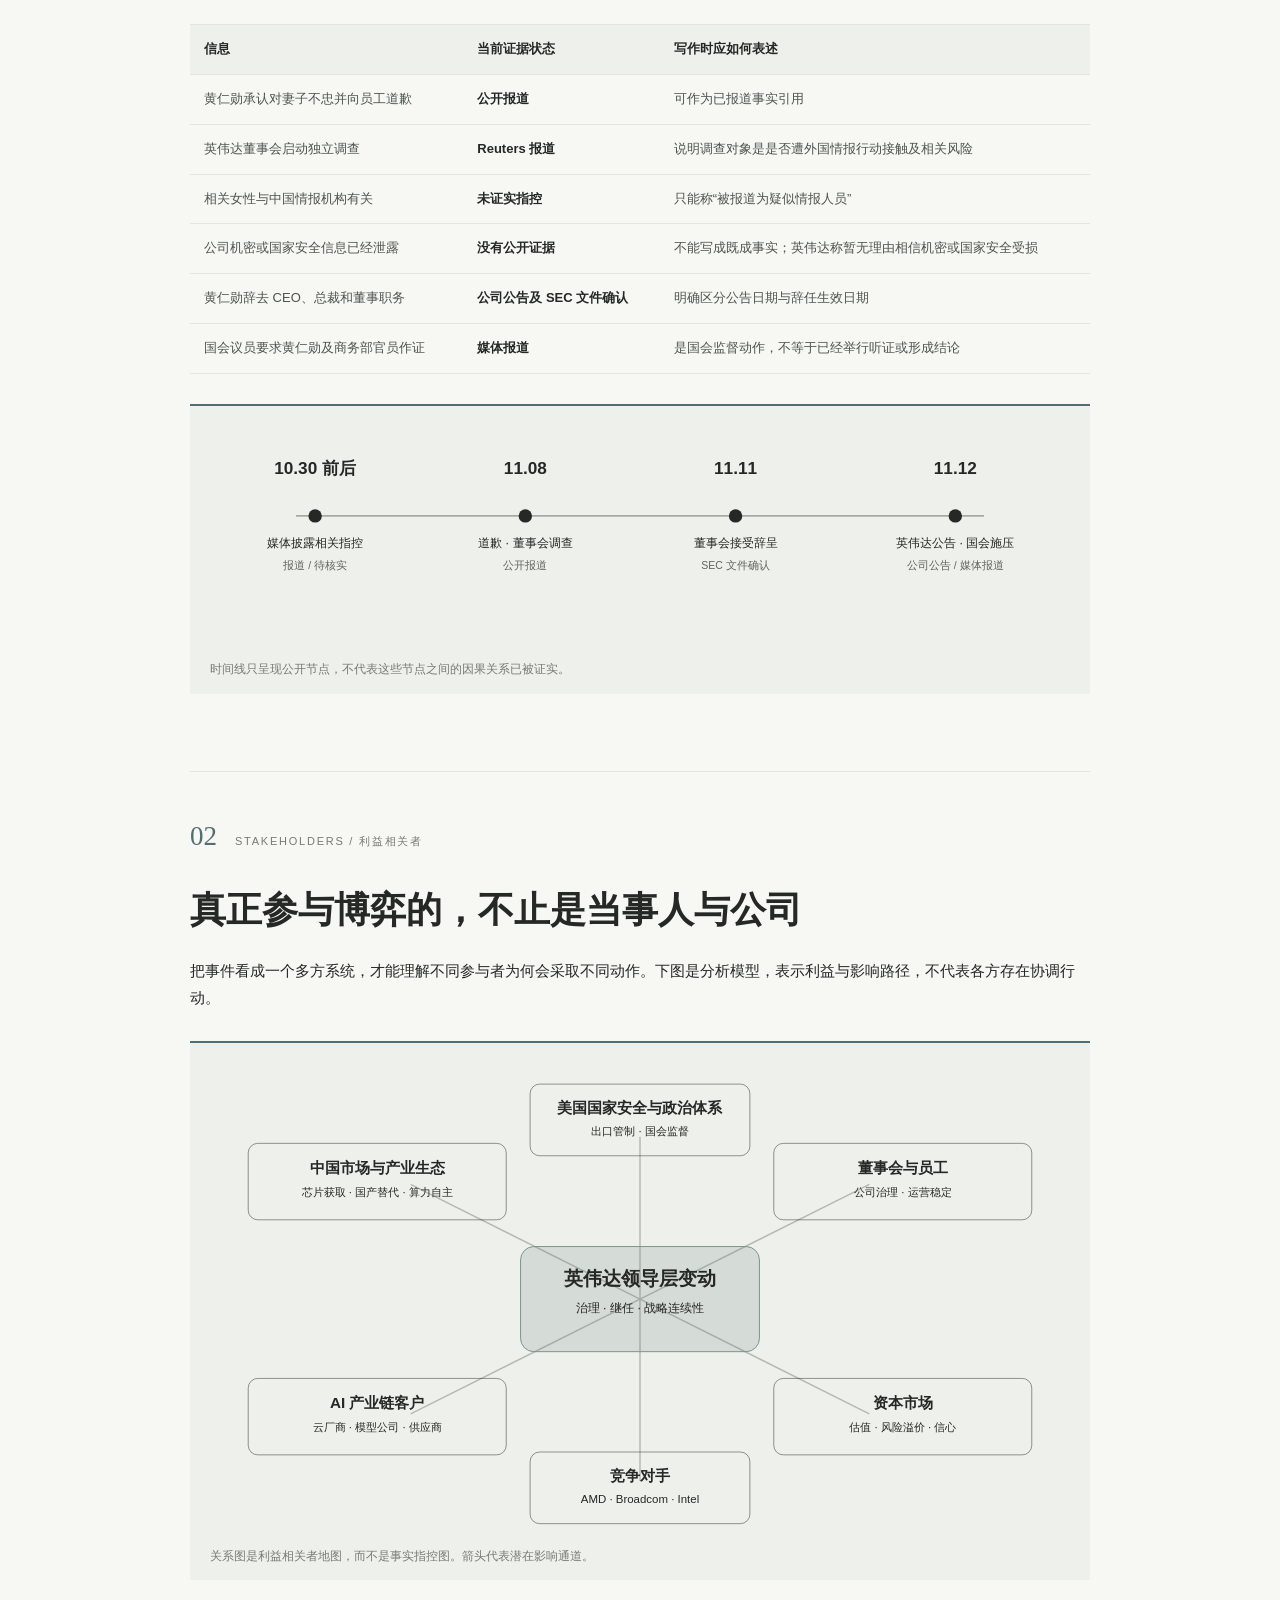
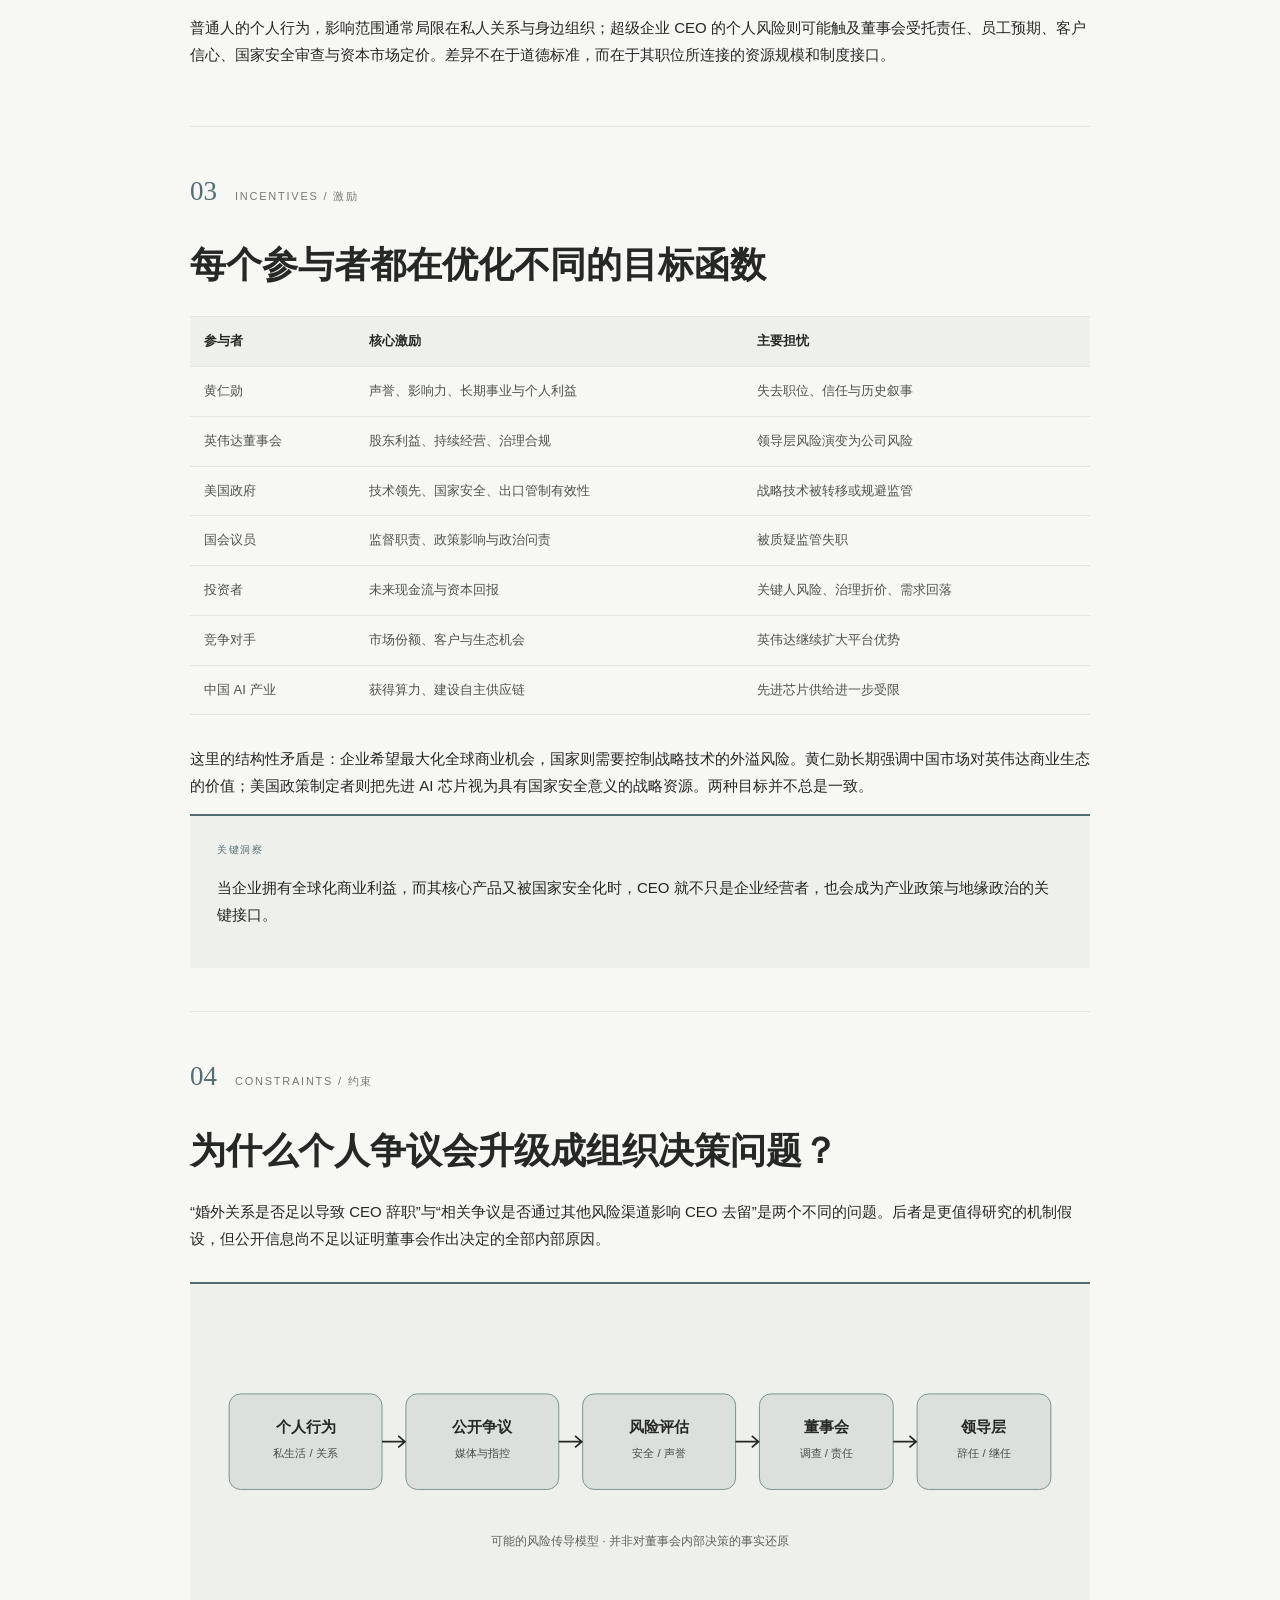
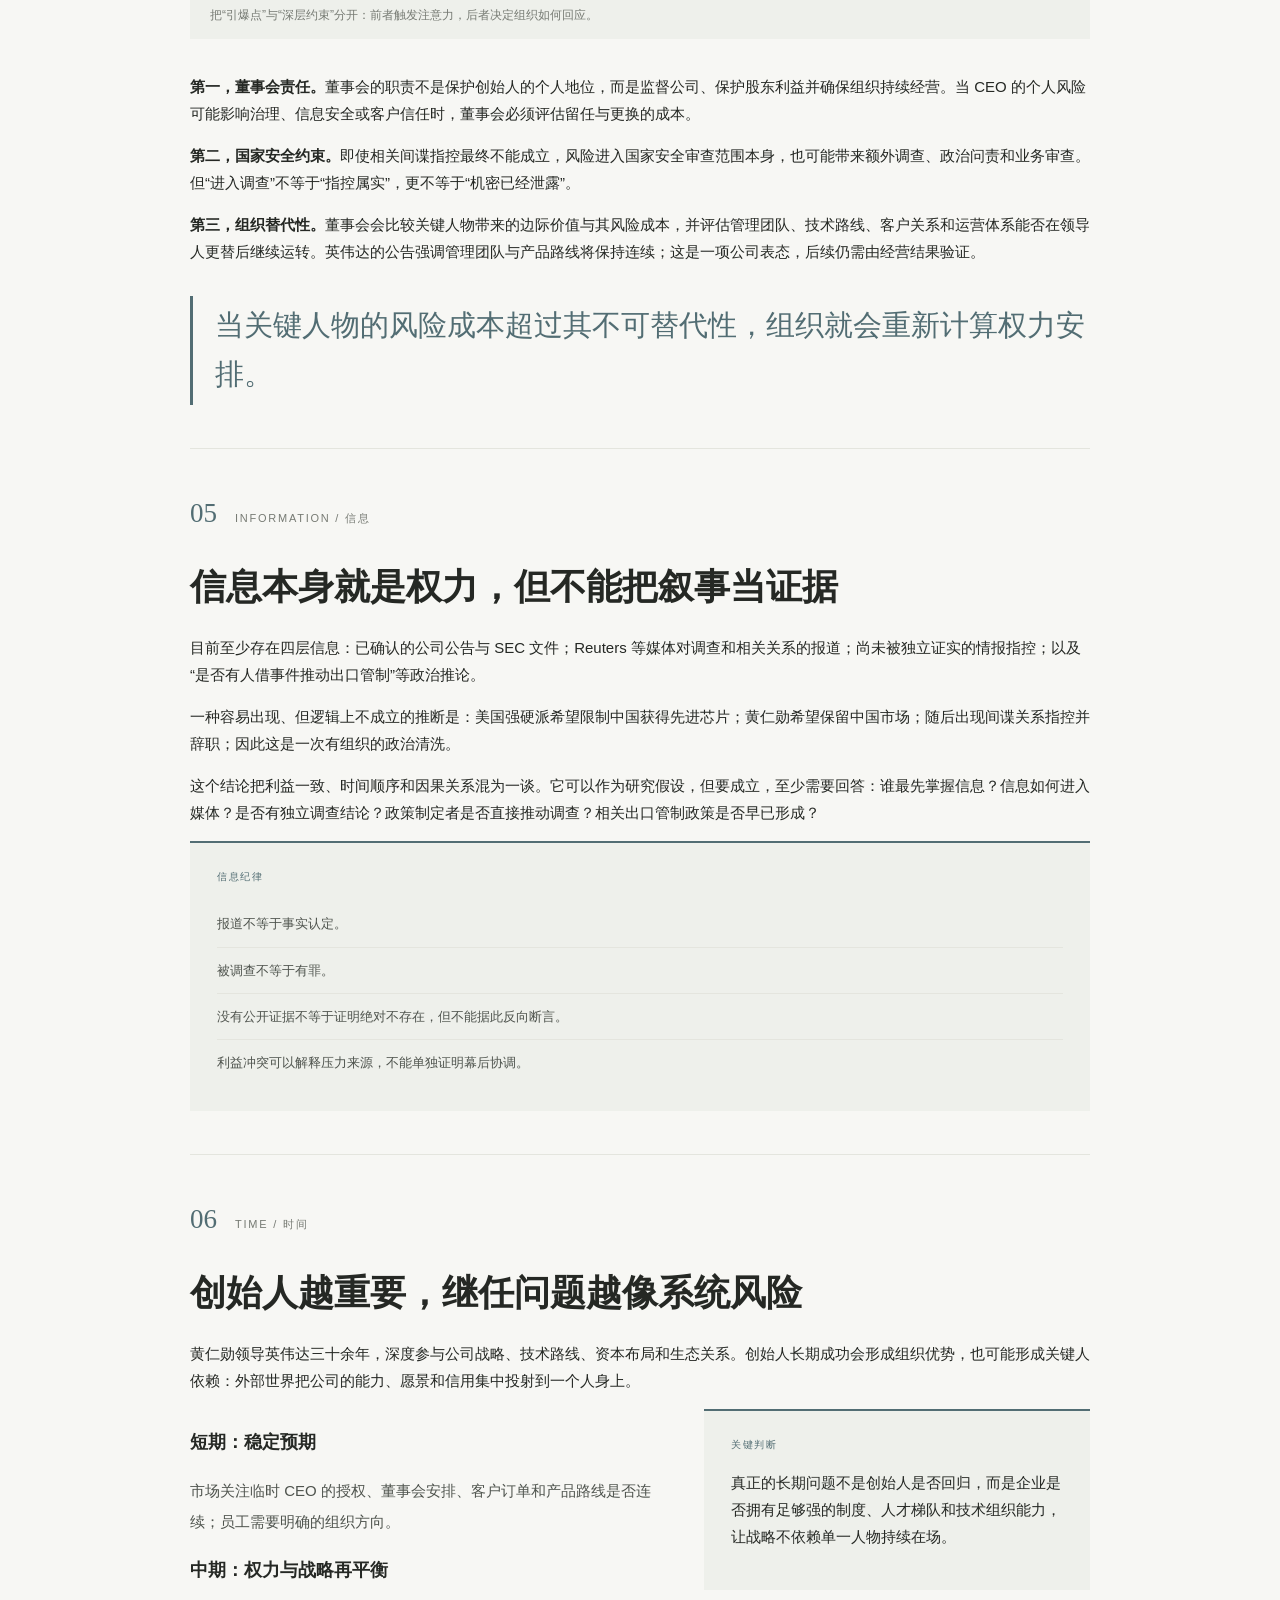
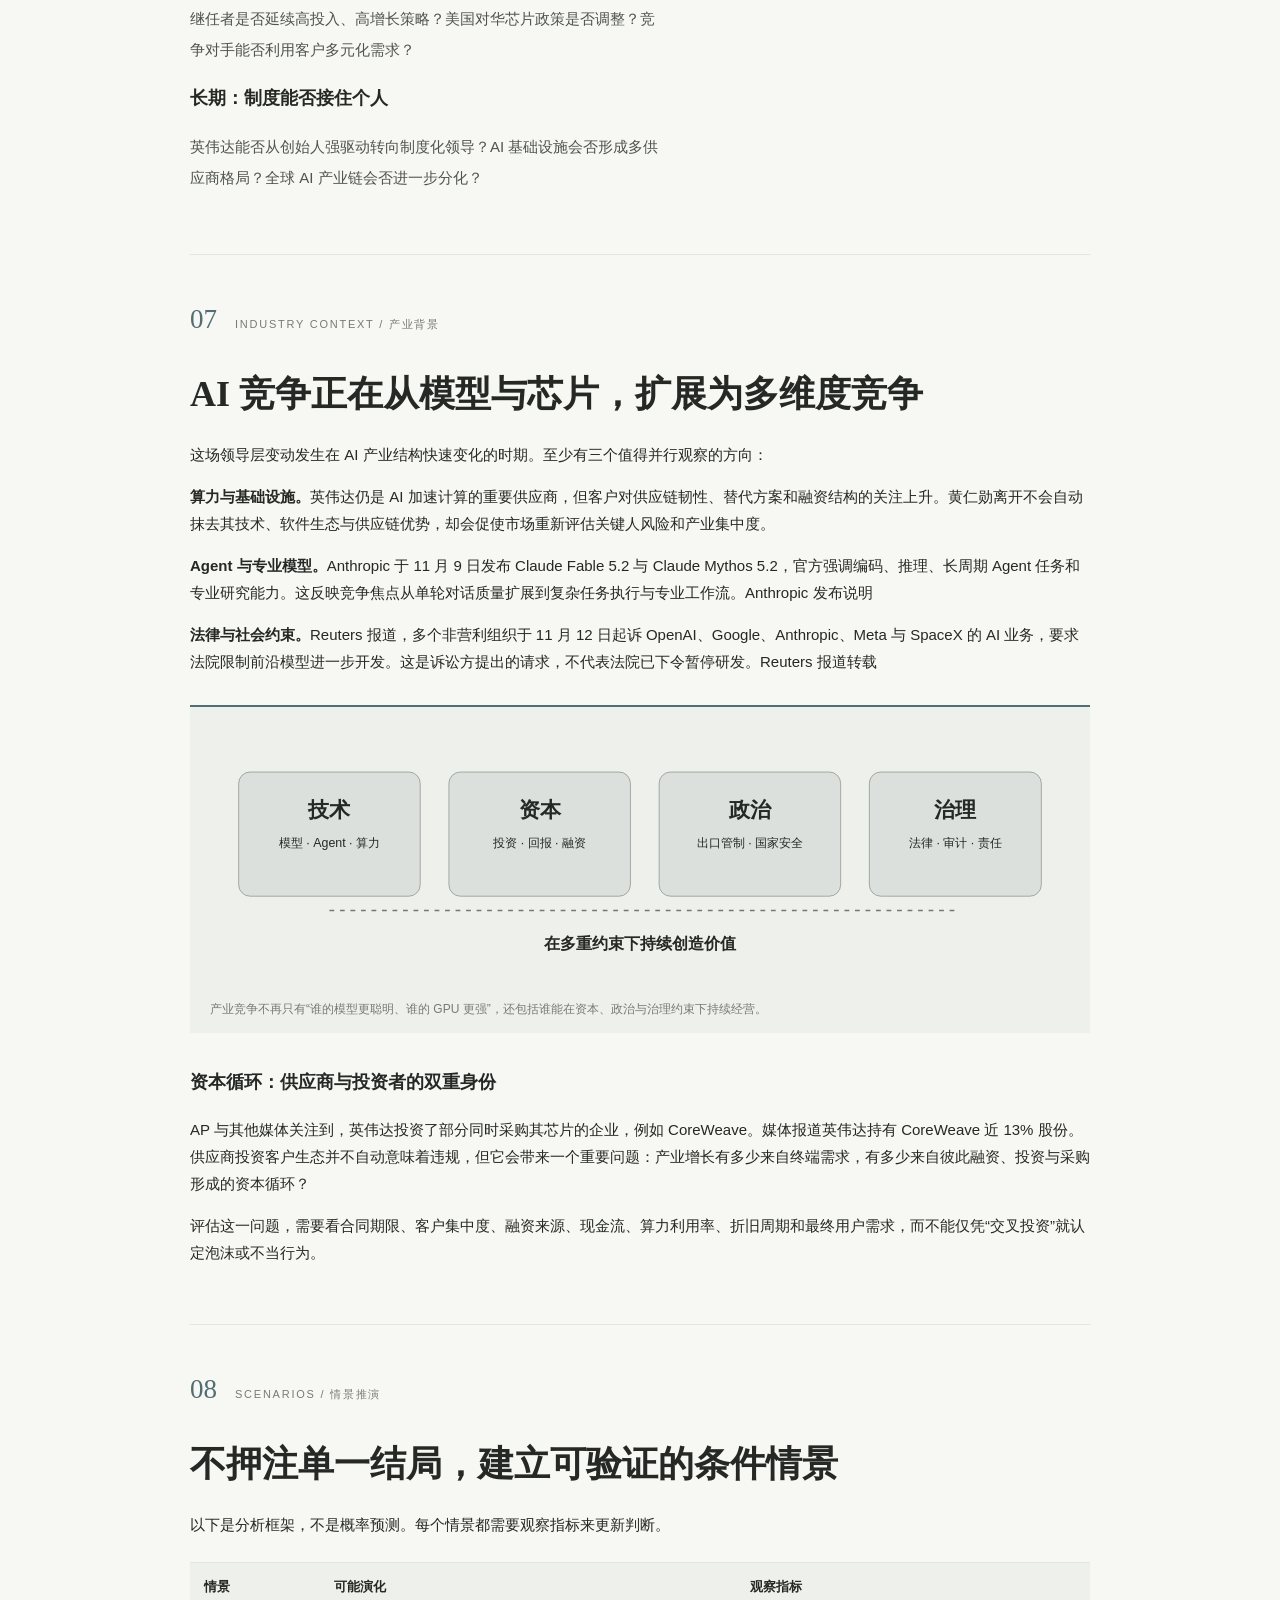
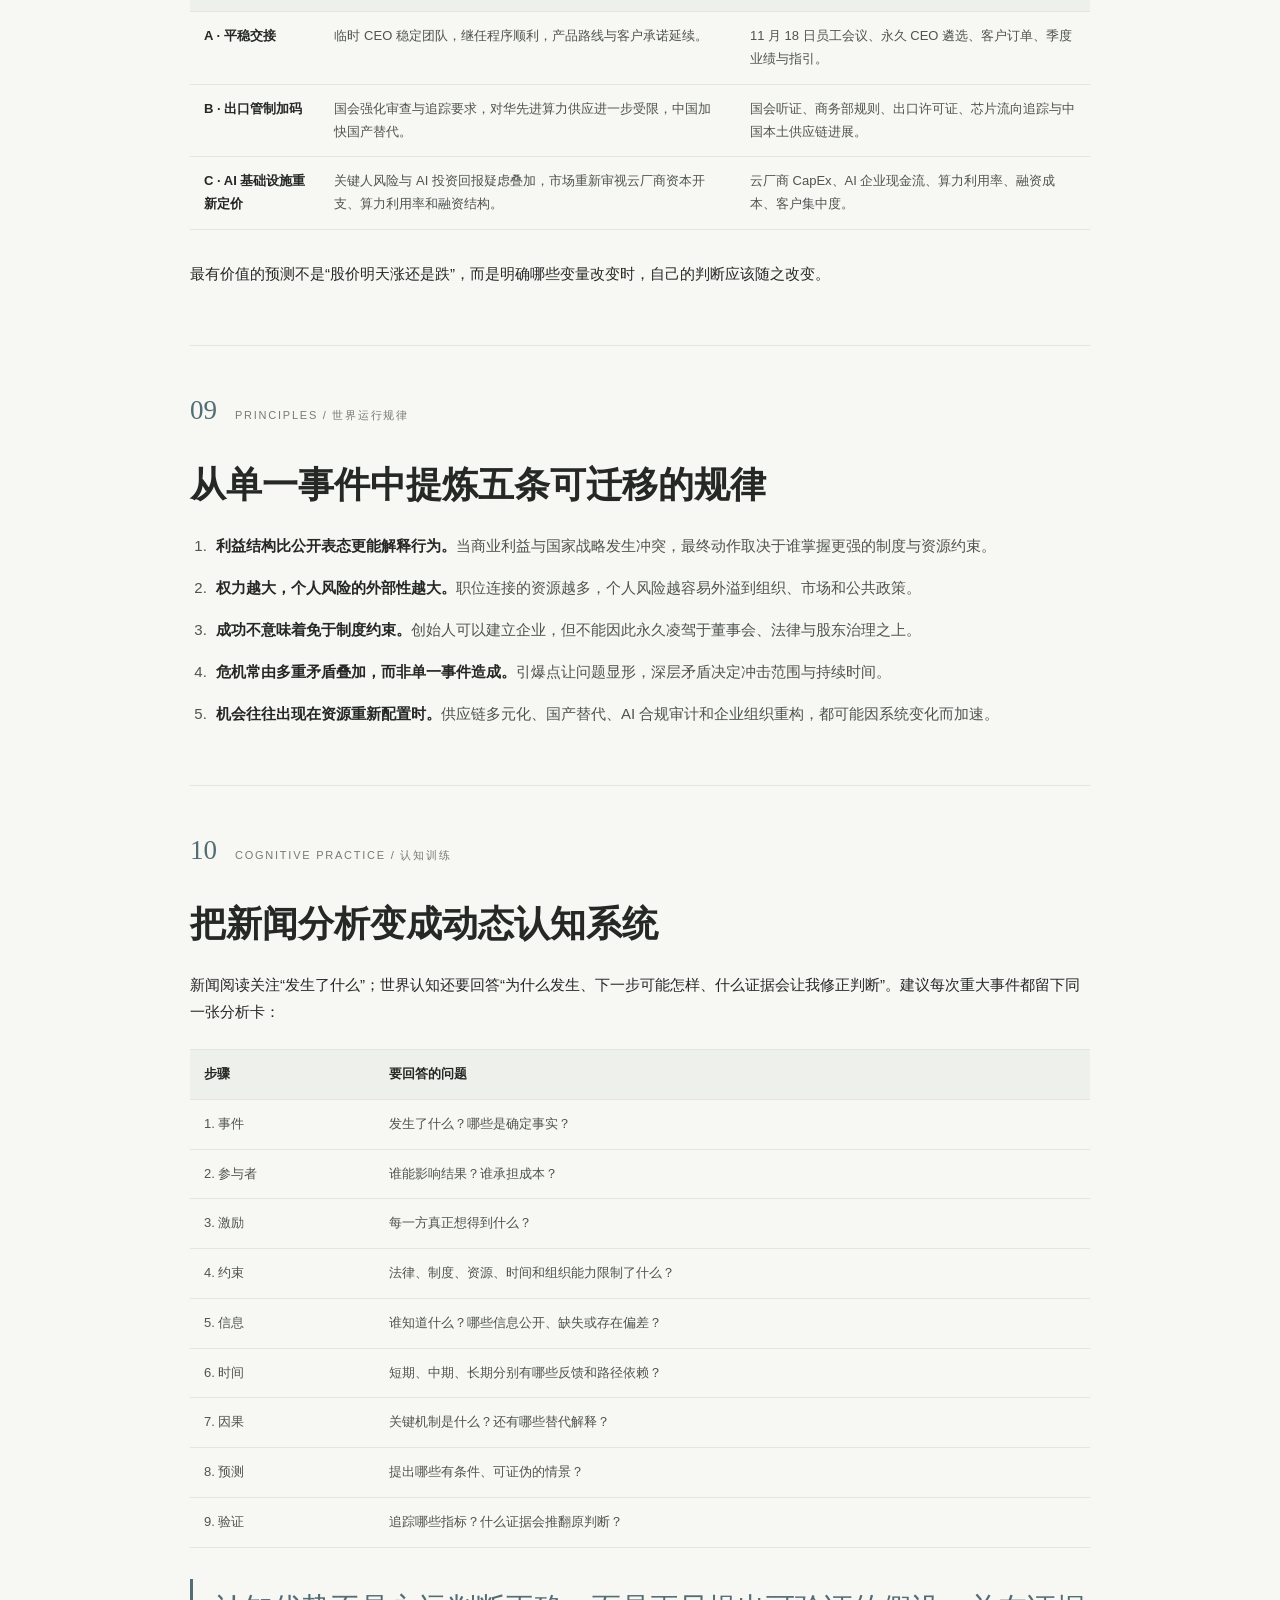
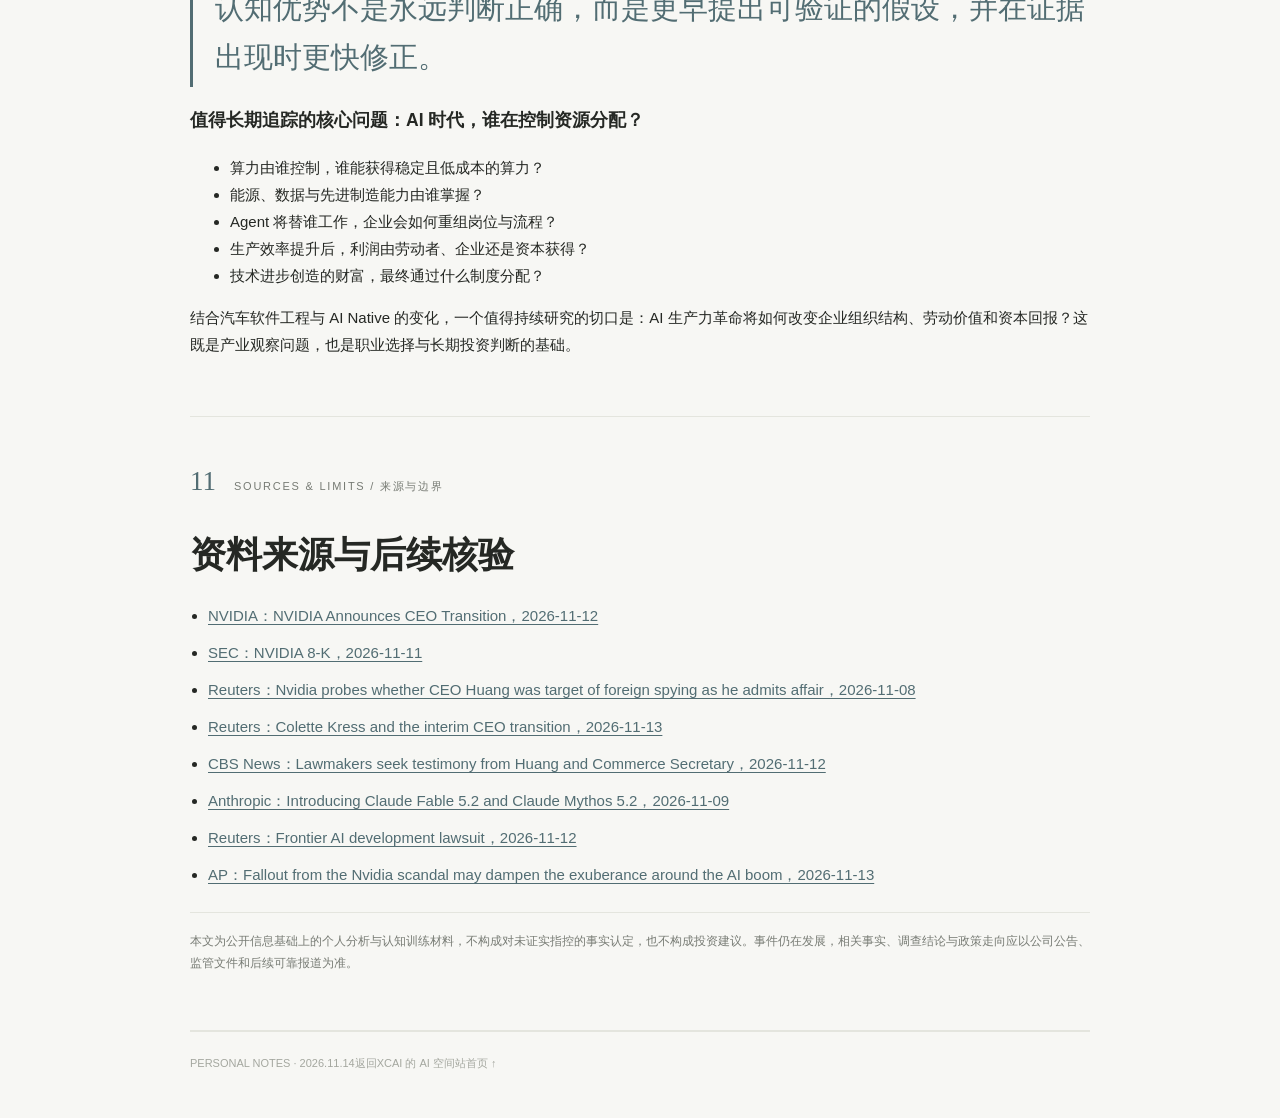
<file: notes/2026-11-14-world-mechanics-jensen-huang.html>
<!doctype html>
<html lang="zh-CN">
<head>
  <meta charset="utf-8">
  <meta name="viewport" content="width=device-width, initial-scale=1">
  <meta name="theme-color" content="#f7f7f4">
  <script src="../assets/theme.js"></script>
  <script src="../assets/analytics-config.js"></script>
  <script src="../assets/analytics.js" defer></script>
  <meta name="description" content="用激励、约束、信息与时间四个维度，分析英伟达领导层变动背后的企业治理、资本、技术与地缘政治。">
  <title>从黄仁勋辞职事件看权力、资本、技术与地缘政治 · XCAI 的 AI 空间站</title>
  <link rel="stylesheet" href="../assets/site.css">
  <style>
    .zine-table-wrap { width:100%; overflow-x:auto; margin:24px 0 30px; border-top:1px solid var(--line); border-bottom:1px solid var(--line); }
    .zine-table { width:100%; min-width:620px; border-collapse:collapse; color:var(--body-copy); font-size:13px; line-height:1.75; }
    .zine-table th { padding:13px 14px; color:var(--ink); background:var(--surface-soft); text-align:left; font-weight:650; }
    .zine-table td { padding:13px 14px; border-top:1px solid var(--line); vertical-align:top; }
    .zine-table td strong { color:var(--ink); }
    .zine-principles { padding-left:1.4em; }
    .zine-principles li { margin:0 0 15px; padding-left:5px; color:var(--body-copy); }
    .zine-principles strong { color:var(--ink); }
    .zine-source-list { padding-left:1.2em; }
    .zine-source-list li { margin:0 0 10px; overflow-wrap:anywhere; }
    .zine-source-list a { color:var(--accent); text-decoration:underline; text-underline-offset:3px; }
    .zine-footnote { margin-top:24px; padding-top:18px; border-top:1px solid var(--line); color:var(--muted); font-size:12px; }
    .zine-diagram { display:block; width:100%; height:auto; }
    .zine-figure figcaption { margin-top:12px; color:var(--muted); font-size:12px; line-height:1.7; }
    @media (max-width:640px) { .zine-table { min-width:580px; } }
  </style>

</head>
<body>
  <div class="zine-article-shell">
    <header class="article-header">
      <a class="back-link" href="../index.html">← 返回首页</a>
      <button class="theme-toggle" type="button" data-theme-toggle aria-label="切换到黑夜模式" aria-pressed="false" title="切换到黑夜模式">
        <span class="theme-toggle-icon" aria-hidden="true">☾</span>
        <span class="theme-toggle-label">黑夜模式</span>
      </button>
    </header>
    <div class="zine-masthead">
      <strong>XCAI 的 AI 空间站 / PERSONAL NOTES</strong>
      <span>WORLD MECHANICS　·　POWER / CAPITAL / TECHNOLOGY</span>
    </div>
    <main>
      <header class="zine-hero">
        <p class="zine-kicker">03　/　WORLD MECHANICS</p>
        <h1>从黄仁勋辞职事件，<br>看权力、资本、技术与地缘政治</h1>
        <p class="zine-deck">一场围绕科技巨头 CEO 的个人争议，如何沿着企业治理、国家安全与资本市场传导？真正值得研究的，不是未经证实的幕后故事，而是个人风险如何进入组织决策，并改变一个关键产业的预期。</p>
        <div class="zine-meta">
          <time datetime="2026-11-14">2026.11.14</time>
          <span>Personal Note / 世界运行机制</span>
          <span>阅读约 12 分钟</span>
          <span>基于截至 2026.11.14 可查公开信息</span>
        </div>
      </header>
      <article>
        <section class="zine-section">
          <div class="zine-section-head"><span class="zine-section-no">00</span><span class="zine-section-label">THESIS / 核心判断</span></div>
          <h2>这不是简单的私德新闻，而是一次系统压力测试</h2>
          <p>本文的核心问题不是判断某个人的私生活，而是观察：当一个人同时掌握企业战略、关键技术资源、产业关系和公共影响力时，个人层面的风险会怎样通过组织权力结构，传导到国家安全、资本市场与产业链。</p>
          <blockquote class="zine-quote">个人行为不会自动变成系统性事件；只有当它触及组织资源、治理责任和外部约束时，影响才会沿着系统传导。</blockquote>
          <aside class="zine-panel"><p class="zine-panel-label">阅读边界</p><p>本文把信息分为四类：<strong>已确认事实</strong>、<strong>媒体报道</strong>、<strong>尚未证实的指控</strong>、<strong>作者推演</strong>。利益相关不等于协调行动，时间先后也不等于因果关系。</p></aside>
        </section>

        <section class="zine-section">
          <div class="zine-section-head"><span class="zine-section-no">01</span><span class="zine-section-label">FACTS / 事实底座</span></div>
          <h2>先把发生了什么，与我们猜测的内容分开</h2>
          <p>截至 2026 年 11 月 14 日，英伟达已公开宣布黄仁勋辞去总裁、CEO 及董事职务，CFO Colette Kress 出任临时 CEO，董事会启动永久继任者遴选。英伟达公告日期为 11 月 12 日；SEC 文件显示董事会于 11 月 11 日接受辞呈并即时生效。<a href="https://nvidianews.nvidia.com/news/nvidia-announces-ceo-transition" target="_blank" rel="noopener">英伟达公告</a> · <a href="https://www.sec.gov/Archives/edgar/data/1045810/000104581026000082/nvda-20261111.htm" target="_blank" rel="noopener">SEC 文件</a></p>
          <div class="zine-table-wrap"><table class="zine-table">
            <thead><tr><th>信息</th><th>当前证据状态</th><th>写作时应如何表述</th></tr></thead>
            <tbody>
              <tr><td>黄仁勋承认对妻子不忠并向员工道歉</td><td><strong>公开报道</strong></td><td>可作为已报道事实引用</td></tr>
              <tr><td>英伟达董事会启动独立调查</td><td><strong>Reuters 报道</strong></td><td>说明调查对象是是否遭外国情报行动接触及相关风险</td></tr>
              <tr><td>相关女性与中国情报机构有关</td><td><strong>未证实指控</strong></td><td>只能称“被报道为疑似情报人员”</td></tr>
              <tr><td>公司机密或国家安全信息已经泄露</td><td><strong>没有公开证据</strong></td><td>不能写成既成事实；英伟达称暂无理由相信机密或国家安全受损</td></tr>
              <tr><td>黄仁勋辞去 CEO、总裁和董事职务</td><td><strong>公司公告及 SEC 文件确认</strong></td><td>明确区分公告日期与辞任生效日期</td></tr>
              <tr><td>国会议员要求黄仁勋及商务部官员作证</td><td><strong>媒体报道</strong></td><td>是国会监督动作，不等于已经举行听证或形成结论</td></tr>
            </tbody>
          </table></div>
          <figure class="zine-figure">
            <svg class="zine-diagram" viewBox="0 0 900 230" role="img" aria-labelledby="timeline-title timeline-desc">
              <title id="timeline-title">英伟达事件公开时间线</title><desc id="timeline-desc">从十月底媒体报道，到十一月八日黄仁勋道歉及董事会调查，再到十一月十一日辞任生效、十二日公司公告及国会进一步要求作证。</desc>
              <line x1="90" y1="92" x2="810" y2="92" stroke="currentColor" opacity=".35" stroke-width="2"/>
              <g fill="currentColor"><circle cx="110" cy="92" r="7"/><circle cx="330" cy="92" r="7"/><circle cx="550" cy="92" r="7"/><circle cx="780" cy="92" r="7"/></g>
              <g font-family="sans-serif" fill="currentColor" text-anchor="middle">
                <text x="110" y="48" font-size="18" font-weight="700">10.30 前后</text><text x="110" y="125" font-size="13">媒体披露相关指控</text><text x="110" y="148" font-size="11" opacity=".7">报道 / 待核实</text>
                <text x="330" y="48" font-size="18" font-weight="700">11.08</text><text x="330" y="125" font-size="13">道歉 · 董事会调查</text><text x="330" y="148" font-size="11" opacity=".7">公开报道</text>
                <text x="550" y="48" font-size="18" font-weight="700">11.11</text><text x="550" y="125" font-size="13">董事会接受辞呈</text><text x="550" y="148" font-size="11" opacity=".7">SEC 文件确认</text>
                <text x="780" y="48" font-size="18" font-weight="700">11.12</text><text x="780" y="125" font-size="13">英伟达公告 · 国会施压</text><text x="780" y="148" font-size="11" opacity=".7">公司公告 / 媒体报道</text>
              </g>
            </svg>
            <figcaption>时间线只呈现公开节点，不代表这些节点之间的因果关系已被证实。</figcaption>
          </figure>
        </section>

        <section class="zine-section">
          <div class="zine-section-head"><span class="zine-section-no">02</span><span class="zine-section-label">STAKEHOLDERS / 利益相关者</span></div>
          <h2>真正参与博弈的，不止是当事人与公司</h2>
          <p>把事件看成一个多方系统，才能理解不同参与者为何会采取不同动作。下图是分析模型，表示利益与影响路径，不代表各方存在协调行动。</p>
          <figure class="zine-figure">
            <svg class="zine-diagram" viewBox="0 0 900 490" role="img" aria-labelledby="stake-title stake-desc">
              <title id="stake-title">事件利益相关者与影响关系</title><desc id="stake-desc">中心为英伟达领导层变动，周围包括美国国家安全与政治体系、董事会与员工、资本市场、竞争对手、AI产业链客户以及中国市场和国产替代生态。</desc>
              <g fill="none" stroke="currentColor" opacity=".28" stroke-width="1.5"><path d="M450 245 L450 75 M450 245 L690 125 M450 245 L690 365 M450 245 L450 435 M450 245 L210 365 M450 245 L210 125"/></g>
              <g font-family="sans-serif" text-anchor="middle" fill="currentColor">
                <rect x="325" y="190" width="250" height="110" rx="14" fill="#526d73" fill-opacity=".16" stroke="#78918b"/>
                <text x="450" y="230" font-size="20" font-weight="700">英伟达领导层变动</text><text x="450" y="258" font-size="13">治理 · 继任 · 战略连续性</text>
                <rect x="335" y="20" width="230" height="75" rx="10" fill="none" stroke="currentColor" opacity=".5"/><text x="450" y="50" font-size="16" font-weight="700">美国国家安全与政治体系</text><text x="450" y="73" font-size="12">出口管制 · 国会监督</text>
                <rect x="590" y="82" width="270" height="80" rx="10" fill="none" stroke="currentColor" opacity=".5"/><text x="725" y="113" font-size="16" font-weight="700">董事会与员工</text><text x="725" y="137" font-size="12">公司治理 · 运营稳定</text>
                <rect x="590" y="328" width="270" height="80" rx="10" fill="none" stroke="currentColor" opacity=".5"/><text x="725" y="359" font-size="16" font-weight="700">资本市场</text><text x="725" y="383" font-size="12">估值 · 风险溢价 · 信心</text>
                <rect x="335" y="405" width="230" height="75" rx="10" fill="none" stroke="currentColor" opacity=".5"/><text x="450" y="435" font-size="16" font-weight="700">竞争对手</text><text x="450" y="458" font-size="12">AMD · Broadcom · Intel</text>
                <rect x="40" y="328" width="270" height="80" rx="10" fill="none" stroke="currentColor" opacity=".5"/><text x="175" y="359" font-size="16" font-weight="700">AI 产业链客户</text><text x="175" y="383" font-size="12">云厂商 · 模型公司 · 供应商</text>
                <rect x="40" y="82" width="270" height="80" rx="10" fill="none" stroke="currentColor" opacity=".5"/><text x="175" y="113" font-size="16" font-weight="700">中国市场与产业生态</text><text x="175" y="137" font-size="12">芯片获取 · 国产替代 · 算力自主</text>
              </g>
            </svg>
            <figcaption>关系图是利益相关者地图，而不是事实指控图。箭头代表潜在影响通道。</figcaption>
          </figure>
          <p>普通人的个人行为，影响范围通常局限在私人关系与身边组织；超级企业 CEO 的个人风险则可能触及董事会受托责任、员工预期、客户信心、国家安全审查与资本市场定价。差异不在于道德标准，而在于其职位所连接的资源规模和制度接口。</p>
        </section>

        <section class="zine-section">
          <div class="zine-section-head"><span class="zine-section-no">03</span><span class="zine-section-label">INCENTIVES / 激励</span></div>
          <h2>每个参与者都在优化不同的目标函数</h2>
          <div class="zine-table-wrap"><table class="zine-table">
            <thead><tr><th>参与者</th><th>核心激励</th><th>主要担忧</th></tr></thead>
            <tbody>
              <tr><td>黄仁勋</td><td>声誉、影响力、长期事业与个人利益</td><td>失去职位、信任与历史叙事</td></tr>
              <tr><td>英伟达董事会</td><td>股东利益、持续经营、治理合规</td><td>领导层风险演变为公司风险</td></tr>
              <tr><td>美国政府</td><td>技术领先、国家安全、出口管制有效性</td><td>战略技术被转移或规避监管</td></tr>
              <tr><td>国会议员</td><td>监督职责、政策影响与政治问责</td><td>被质疑监管失职</td></tr>
              <tr><td>投资者</td><td>未来现金流与资本回报</td><td>关键人风险、治理折价、需求回落</td></tr>
              <tr><td>竞争对手</td><td>市场份额、客户与生态机会</td><td>英伟达继续扩大平台优势</td></tr>
              <tr><td>中国 AI 产业</td><td>获得算力、建设自主供应链</td><td>先进芯片供给进一步受限</td></tr>
            </tbody>
          </table></div>
          <p>这里的结构性矛盾是：企业希望最大化全球商业机会，国家则需要控制战略技术的外溢风险。黄仁勋长期强调中国市场对英伟达商业生态的价值；美国政策制定者则把先进 AI 芯片视为具有国家安全意义的战略资源。两种目标并不总是一致。</p>
          <aside class="zine-panel"><p class="zine-panel-label">关键洞察</p><p>当企业拥有全球化商业利益，而其核心产品又被国家安全化时，CEO 就不只是企业经营者，也会成为产业政策与地缘政治的关键接口。</p></aside>
        </section>

        <section class="zine-section">
          <div class="zine-section-head"><span class="zine-section-no">04</span><span class="zine-section-label">CONSTRAINTS / 约束</span></div>
          <h2>为什么个人争议会升级成组织决策问题？</h2>
          <p>“婚外关系是否足以导致 CEO 辞职”与“相关争议是否通过其他风险渠道影响 CEO 去留”是两个不同的问题。后者是更值得研究的机制假设，但公开信息尚不足以证明董事会作出决定的全部内部原因。</p>
          <figure class="zine-figure">
            <svg class="zine-diagram" viewBox="0 0 900 300" role="img" aria-labelledby="cause-title cause-desc">
              <title id="cause-title">从个人争议到组织风险的可能传导链</title><desc id="cause-desc">个人行为与媒体披露引发争议，指控带来信息安全和声誉风险评估，董事会调查并考虑治理责任，最后出现领导层变动。每条连接是分析假设，不是已证实的单一因果。</desc>
              <g font-family="sans-serif" text-anchor="middle" fill="currentColor">
                <g fill="#526d73" fill-opacity=".12" stroke="#78918b"><rect x="20" y="92" width="160" height="100" rx="12"/><rect x="205" y="92" width="160" height="100" rx="12"/><rect x="390" y="92" width="160" height="100" rx="12"/><rect x="575" y="92" width="140" height="100" rx="12"/><rect x="740" y="92" width="140" height="100" rx="12"/></g>
                <g font-size="16" font-weight="700"><text x="100" y="132">个人行为</text><text x="285" y="132">公开争议</text><text x="470" y="132">风险评估</text><text x="645" y="132">董事会</text><text x="810" y="132">领导层</text></g>
                <g font-size="12" opacity=".8"><text x="100" y="158">私生活 / 关系</text><text x="285" y="158">媒体与指控</text><text x="470" y="158">安全 / 声誉</text><text x="645" y="158">调查 / 责任</text><text x="810" y="158">辞任 / 继任</text></g>
                <g stroke="currentColor" stroke-width="1.8" fill="none"><path d="M180 142h24m-7 -6 7 6 -7 6 M365 142h24m-7 -6 7 6 -7 6 M550 142h24m-7 -6 7 6 -7 6 M715 142h24m-7 -6 7 6 -7 6"/></g>
                <text x="450" y="250" font-size="13" opacity=".7">可能的风险传导模型 · 并非对董事会内部决策的事实还原</text>
              </g>
            </svg>
            <figcaption>把“引爆点”与“深层约束”分开：前者触发注意力，后者决定组织如何回应。</figcaption>
          </figure>
          <p><strong>第一，董事会责任。</strong>董事会的职责不是保护创始人的个人地位，而是监督公司、保护股东利益并确保组织持续经营。当 CEO 的个人风险可能影响治理、信息安全或客户信任时，董事会必须评估留任与更换的成本。</p>
          <p><strong>第二，国家安全约束。</strong>即使相关间谍指控最终不能成立，风险进入国家安全审查范围本身，也可能带来额外调查、政治问责和业务审查。但“进入调查”不等于“指控属实”，更不等于“机密已经泄露”。</p>
          <p><strong>第三，组织替代性。</strong>董事会会比较关键人物带来的边际价值与其风险成本，并评估管理团队、技术路线、客户关系和运营体系能否在领导人更替后继续运转。英伟达的公告强调管理团队与产品路线将保持连续；这是一项公司表态，后续仍需由经营结果验证。</p>
          <blockquote class="zine-quote">当关键人物的风险成本超过其不可替代性，组织就会重新计算权力安排。</blockquote>
        </section>

        <section class="zine-section">
          <div class="zine-section-head"><span class="zine-section-no">05</span><span class="zine-section-label">INFORMATION / 信息</span></div>
          <h2>信息本身就是权力，但不能把叙事当证据</h2>
          <p>目前至少存在四层信息：已确认的公司公告与 SEC 文件；Reuters 等媒体对调查和相关关系的报道；尚未被独立证实的情报指控；以及“是否有人借事件推动出口管制”等政治推论。</p>
          <p>一种容易出现、但逻辑上不成立的推断是：美国强硬派希望限制中国获得先进芯片；黄仁勋希望保留中国市场；随后出现间谍关系指控并辞职；因此这是一次有组织的政治清洗。</p>
          <p>这个结论把利益一致、时间顺序和因果关系混为一谈。它可以作为研究假设，但要成立，至少需要回答：谁最先掌握信息？信息如何进入媒体？是否有独立调查结论？政策制定者是否直接推动调查？相关出口管制政策是否早已形成？</p>
          <aside class="zine-panel"><p class="zine-panel-label">信息纪律</p><ul><li>报道不等于事实认定。</li><li>被调查不等于有罪。</li><li>没有公开证据不等于证明绝对不存在，但不能据此反向断言。</li><li>利益冲突可以解释压力来源，不能单独证明幕后协调。</li></ul></aside>
        </section>

        <section class="zine-section">
          <div class="zine-section-head"><span class="zine-section-no">06</span><span class="zine-section-label">TIME / 时间</span></div>
          <h2>创始人越重要，继任问题越像系统风险</h2>
          <p>黄仁勋领导英伟达三十余年，深度参与公司战略、技术路线、资本布局和生态关系。创始人长期成功会形成组织优势，也可能形成关键人依赖：外部世界把公司的能力、愿景和信用集中投射到一个人身上。</p>
          <div class="zine-columns">
            <div class="zine-copy"><h3>短期：稳定预期</h3><p>市场关注临时 CEO 的授权、董事会安排、客户订单和产品路线是否连续；员工需要明确的组织方向。</p><h3>中期：权力与战略再平衡</h3><p>继任者是否延续高投入、高增长策略？美国对华芯片政策是否调整？竞争对手能否利用客户多元化需求？</p><h3>长期：制度能否接住个人</h3><p>英伟达能否从创始人强驱动转向制度化领导？AI 基础设施会否形成多供应商格局？全球 AI 产业链会否进一步分化？</p></div>
            <aside class="zine-panel"><p class="zine-panel-label">关键判断</p><p>真正的长期问题不是创始人是否回归，而是企业是否拥有足够强的制度、人才梯队和技术组织能力，让战略不依赖单一人物持续在场。</p></aside>
          </div>
        </section>

        <section class="zine-section">
          <div class="zine-section-head"><span class="zine-section-no">07</span><span class="zine-section-label">INDUSTRY CONTEXT / 产业背景</span></div>
          <h2>AI 竞争正在从模型与芯片，扩展为多维度竞争</h2>
          <p>这场领导层变动发生在 AI 产业结构快速变化的时期。至少有三个值得并行观察的方向：</p>
          <p><strong>算力与基础设施。</strong>英伟达仍是 AI 加速计算的重要供应商，但客户对供应链韧性、替代方案和融资结构的关注上升。黄仁勋离开不会自动抹去其技术、软件生态与供应链优势，却会促使市场重新评估关键人风险和产业集中度。</p>
          <p><strong>Agent 与专业模型。</strong>Anthropic 于 11 月 9 日发布 Claude Fable 5.2 与 Claude Mythos 5.2，官方强调编码、推理、长周期 Agent 任务和专业研究能力。这反映竞争焦点从单轮对话质量扩展到复杂任务执行与专业工作流。<a href="https://www.anthropic.com/claude-fable-and-mythos-5-2" target="_blank" rel="noopener">Anthropic 发布说明</a></p>
          <p><strong>法律与社会约束。</strong>Reuters 报道，多个非营利组织于 11 月 12 日起诉 OpenAI、Google、Anthropic、Meta 与 SpaceX 的 AI 业务，要求法院限制前沿模型进一步开发。这是诉讼方提出的请求，不代表法院已下令暂停研发。<a href="https://www.investing.com/news/stock-market-news/openai-google-anthropic-hit-with-lawsuit-seeking-halt-to-frontier-ai-development-5022948" target="_blank" rel="noopener">Reuters 报道转载</a></p>
          <figure class="zine-figure">
            <svg class="zine-diagram" viewBox="0 0 900 270" role="img" aria-labelledby="layers-title layers-desc">
              <title id="layers-title">AI 产业竞争的四个维度</title><desc id="layers-desc">AI 竞争由技术、资本、政治和治理四个相互作用的维度构成，持续经营能力来自在多重约束下维持竞争优势。</desc>
              <g font-family="sans-serif" text-anchor="middle" fill="currentColor">
                <g stroke="currentColor" stroke-opacity=".35" fill="#526d73" fill-opacity=".12"><rect x="30" y="45" width="190" height="130" rx="12"/><rect x="250" y="45" width="190" height="130" rx="12"/><rect x="470" y="45" width="190" height="130" rx="12"/><rect x="690" y="45" width="180" height="130" rx="12"/></g>
                <g font-size="22" font-weight="700"><text x="125" y="92">技术</text><text x="345" y="92">资本</text><text x="565" y="92">政治</text><text x="780" y="92">治理</text></g>
                <g font-size="13"><text x="125" y="123">模型 · Agent · 算力</text><text x="345" y="123">投资 · 回报 · 融资</text><text x="565" y="123">出口管制 · 国家安全</text><text x="780" y="123">法律 · 审计 · 责任</text></g>
                <path d="M125 190 H780" stroke="currentColor" stroke-width="1.5" stroke-dasharray="5 6" opacity=".6"/><text x="450" y="230" font-size="17" font-weight="700">在多重约束下持续创造价值</text>
              </g>
            </svg>
            <figcaption>产业竞争不再只有“谁的模型更聪明、谁的 GPU 更强”，还包括谁能在资本、政治与治理约束下持续经营。</figcaption>
          </figure>
          <h3>资本循环：供应商与投资者的双重身份</h3>
          <p>AP 与其他媒体关注到，英伟达投资了部分同时采购其芯片的企业，例如 CoreWeave。媒体报道英伟达持有 CoreWeave 近 13% 股份。供应商投资客户生态并不自动意味着违规，但它会带来一个重要问题：产业增长有多少来自终端需求，有多少来自彼此融资、投资与采购形成的资本循环？</p>
          <p>评估这一问题，需要看合同期限、客户集中度、融资来源、现金流、算力利用率、折旧周期和最终用户需求，而不能仅凭“交叉投资”就认定泡沫或不当行为。</p>
        </section>

        <section class="zine-section">
          <div class="zine-section-head"><span class="zine-section-no">08</span><span class="zine-section-label">SCENARIOS / 情景推演</span></div>
          <h2>不押注单一结局，建立可验证的条件情景</h2>
          <p>以下是分析框架，不是概率预测。每个情景都需要观察指标来更新判断。</p>
          <div class="zine-table-wrap"><table class="zine-table">
            <thead><tr><th>情景</th><th>可能演化</th><th>观察指标</th></tr></thead>
            <tbody>
              <tr><td><strong>A · 平稳交接</strong></td><td>临时 CEO 稳定团队，继任程序顺利，产品路线与客户承诺延续。</td><td>11 月 18 日员工会议、永久 CEO 遴选、客户订单、季度业绩与指引。</td></tr>
              <tr><td><strong>B · 出口管制加码</strong></td><td>国会强化审查与追踪要求，对华先进算力供应进一步受限，中国加快国产替代。</td><td>国会听证、商务部规则、出口许可证、芯片流向追踪与中国本土供应链进展。</td></tr>
              <tr><td><strong>C · AI 基础设施重新定价</strong></td><td>关键人风险与 AI 投资回报疑虑叠加，市场重新审视云厂商资本开支、算力利用率和融资结构。</td><td>云厂商 CapEx、AI 企业现金流、算力利用率、融资成本、客户集中度。</td></tr>
            </tbody>
          </table></div>
          <p>最有价值的预测不是“股价明天涨还是跌”，而是明确哪些变量改变时，自己的判断应该随之改变。</p>
        </section>

        <section class="zine-section">
          <div class="zine-section-head"><span class="zine-section-no">09</span><span class="zine-section-label">PRINCIPLES / 世界运行规律</span></div>
          <h2>从单一事件中提炼五条可迁移的规律</h2>
          <ol class="zine-principles">
            <li><strong>利益结构比公开表态更能解释行为。</strong>当商业利益与国家战略发生冲突，最终动作取决于谁掌握更强的制度与资源约束。</li>
            <li><strong>权力越大，个人风险的外部性越大。</strong>职位连接的资源越多，个人风险越容易外溢到组织、市场和公共政策。</li>
            <li><strong>成功不意味着免于制度约束。</strong>创始人可以建立企业，但不能因此永久凌驾于董事会、法律与股东治理之上。</li>
            <li><strong>危机常由多重矛盾叠加，而非单一事件造成。</strong>引爆点让问题显形，深层矛盾决定冲击范围与持续时间。</li>
            <li><strong>机会往往出现在资源重新配置时。</strong>供应链多元化、国产替代、AI 合规审计和企业组织重构，都可能因系统变化而加速。</li>
          </ol>
        </section>

        <section class="zine-section">
          <div class="zine-section-head"><span class="zine-section-no">10</span><span class="zine-section-label">COGNITIVE PRACTICE / 认知训练</span></div>
          <h2>把新闻分析变成动态认知系统</h2>
          <p>新闻阅读关注“发生了什么”；世界认知还要回答“为什么发生、下一步可能怎样、什么证据会让我修正判断”。建议每次重大事件都留下同一张分析卡：</p>
          <div class="zine-table-wrap"><table class="zine-table">
            <thead><tr><th>步骤</th><th>要回答的问题</th></tr></thead>
            <tbody>
              <tr><td>1. 事件</td><td>发生了什么？哪些是确定事实？</td></tr>
              <tr><td>2. 参与者</td><td>谁能影响结果？谁承担成本？</td></tr>
              <tr><td>3. 激励</td><td>每一方真正想得到什么？</td></tr>
              <tr><td>4. 约束</td><td>法律、制度、资源、时间和组织能力限制了什么？</td></tr>
              <tr><td>5. 信息</td><td>谁知道什么？哪些信息公开、缺失或存在偏差？</td></tr>
              <tr><td>6. 时间</td><td>短期、中期、长期分别有哪些反馈和路径依赖？</td></tr>
              <tr><td>7. 因果</td><td>关键机制是什么？还有哪些替代解释？</td></tr>
              <tr><td>8. 预测</td><td>提出哪些有条件、可证伪的情景？</td></tr>
              <tr><td>9. 验证</td><td>追踪哪些指标？什么证据会推翻原判断？</td></tr>
            </tbody>
          </table></div>
          <blockquote class="zine-quote">认知优势不是永远判断正确，而是更早提出可验证的假设，并在证据出现时更快修正。</blockquote>
          <h3>值得长期追踪的核心问题：AI 时代，谁在控制资源分配？</h3>
          <ul><li>算力由谁控制，谁能获得稳定且低成本的算力？</li><li>能源、数据与先进制造能力由谁掌握？</li><li>Agent 将替谁工作，企业会如何重组岗位与流程？</li><li>生产效率提升后，利润由劳动者、企业还是资本获得？</li><li>技术进步创造的财富，最终通过什么制度分配？</li></ul>
          <p>结合汽车软件工程与 AI Native 的变化，一个值得持续研究的切口是：AI 生产力革命将如何改变企业组织结构、劳动价值和资本回报？这既是产业观察问题，也是职业选择与长期投资判断的基础。</p>
        </section>

        <section class="zine-section">
          <div class="zine-section-head"><span class="zine-section-no">11</span><span class="zine-section-label">SOURCES & LIMITS / 来源与边界</span></div>
          <h2>资料来源与后续核验</h2>
          <ul class="zine-source-list">
            <li><a href="https://nvidianews.nvidia.com/news/nvidia-announces-ceo-transition" target="_blank" rel="noopener">NVIDIA：NVIDIA Announces CEO Transition，2026-11-12</a></li>
            <li><a href="https://www.sec.gov/Archives/edgar/data/1045810/000104581026000082/nvda-20261111.htm" target="_blank" rel="noopener">SEC：NVIDIA 8-K，2026-11-11</a></li>
            <li><a href="https://www.reuters.com/world/china/nvidia-launches-probe-after-report-ceo-huang-was-target-foreign-intelligence-2026-11-08/" target="_blank" rel="noopener">Reuters：Nvidia probes whether CEO Huang was target of foreign spying as he admits affair，2026-11-08</a></li>
            <li><a href="https://www.reuters.com/business/colette-kress-cfo-who-challenged-huangs-bets-is-nvidias-interim-ceo-2026-11-13/" target="_blank" rel="noopener">Reuters：Colette Kress and the interim CEO transition，2026-11-13</a></li>
            <li><a href="https://www.cbsnews.com/news/jensen-huang-nvidia-congress-testify/" target="_blank" rel="noopener">CBS News：Lawmakers seek testimony from Huang and Commerce Secretary，2026-11-12</a></li>
            <li><a href="https://www.anthropic.com/claude-fable-and-mythos-5-2" target="_blank" rel="noopener">Anthropic：Introducing Claude Fable 5.2 and Claude Mythos 5.2，2026-11-09</a></li>
            <li><a href="https://www.investing.com/news/stock-market-news/openai-google-anthropic-hit-with-lawsuit-seeking-halt-to-frontier-ai-development-5022948" target="_blank" rel="noopener">Reuters：Frontier AI development lawsuit，2026-11-12</a></li>
            <li><a href="https://apnews.com/article/1b7431af84c9d78773c277672a9486f3" target="_blank" rel="noopener">AP：Fallout from the Nvidia scandal may dampen the exuberance around the AI boom，2026-11-13</a></li>
          </ul>
          <p class="zine-footnote">本文为公开信息基础上的个人分析与认知训练材料，不构成对未证实指控的事实认定，也不构成投资建议。事件仍在发展，相关事实、调查结论与政策走向应以公司公告、监管文件和后续可靠报道为准。</p>
        </section>
      </article>
    </main>
    <footer class="article-footer"><span>PERSONAL NOTES · 2026.11.14</span><a href="../index.html">返回XCAI 的 AI 空间站首页 ↑</a></footer>
  </div>
</body>
</html>
</file>
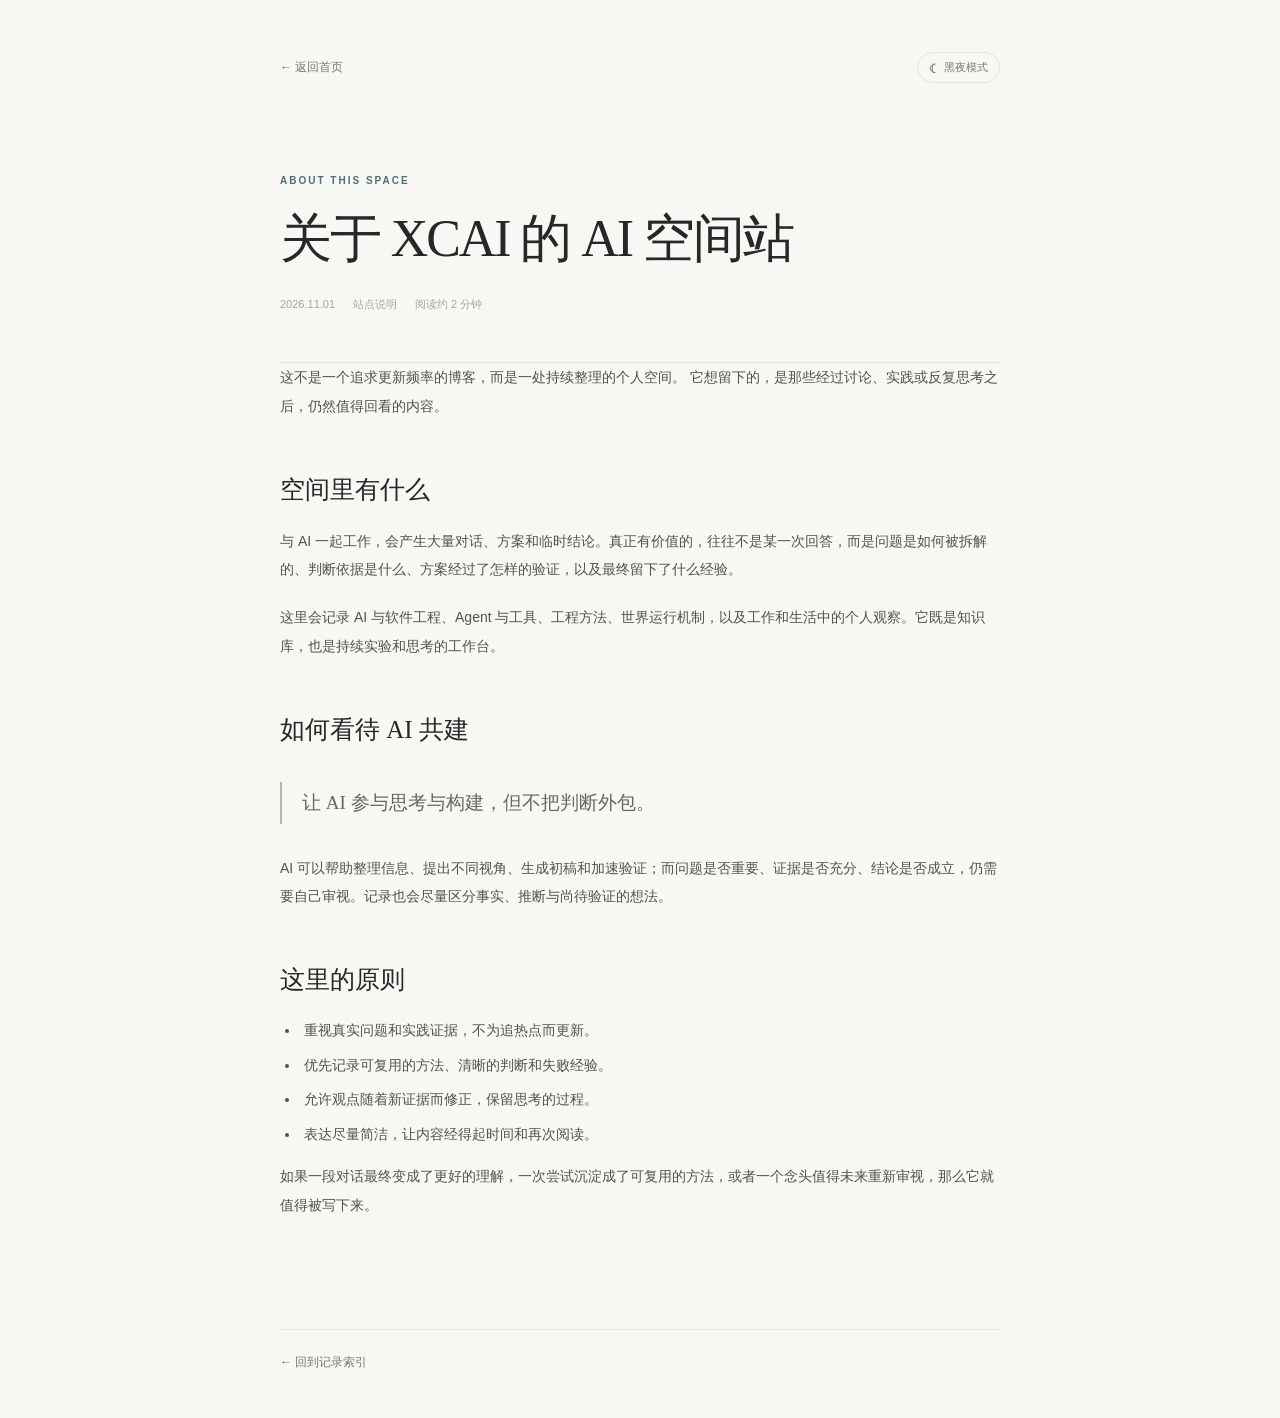
<file: notes/about-this-space.html>
<!doctype html>
<html lang="zh-CN">
<head>
  <meta charset="utf-8">
  <meta name="viewport" content="width=device-width, initial-scale=1">
  <meta name="theme-color" content="#f7f7f4">
  <script src="../assets/theme.js"></script>
  <script src="../assets/analytics-config.js"></script>
  <script src="../assets/analytics.js" defer></script>
  <meta name="description" content="关于XCAI 的 AI 空间站的记录目的与原则。">
  <title>关于这个空间 · XCAI 的 AI 空间站</title>
  <link rel="stylesheet" href="../assets/site.css">
</head>
<body>
  <div class="article-shell">
    <header class="article-header">
      <a class="back-link" href="../index.html">← 返回首页</a>
      <button class="theme-toggle" type="button" data-theme-toggle aria-label="切换到黑夜模式" aria-pressed="false" title="切换到黑夜模式">
        <span class="theme-toggle-icon" aria-hidden="true">☾</span>
        <span class="theme-toggle-label">黑夜模式</span>
      </button>
    </header>

    <main>
      <header class="article-heading">
        <p class="eyebrow">ABOUT THIS SPACE</p>
        <h1>关于 XCAI 的 AI 空间站</h1>
        <div class="article-meta">
          <time datetime="2026-11-01">2026.11.01</time>
          <span>站点说明</span>
          <span>阅读约 2 分钟</span>
        </div>
      </header>

      <article class="prose">
        <p class="article-lead">
          这不是一个追求更新频率的博客，而是一处持续整理的个人空间。
          它想留下的，是那些经过讨论、实践或反复思考之后，仍然值得回看的内容。
        </p>

        <h2>空间里有什么</h2>
        <p>与 AI 一起工作，会产生大量对话、方案和临时结论。真正有价值的，往往不是某一次回答，而是问题是如何被拆解的、判断依据是什么、方案经过了怎样的验证，以及最终留下了什么经验。</p>
        <p>这里会记录 AI 与软件工程、Agent 与工具、工程方法、世界运行机制，以及工作和生活中的个人观察。它既是知识库，也是持续实验和思考的工作台。</p>

        <h2>如何看待 AI 共建</h2>
        <blockquote>让 AI 参与思考与构建，但不把判断外包。</blockquote>
        <p>AI 可以帮助整理信息、提出不同视角、生成初稿和加速验证；而问题是否重要、证据是否充分、结论是否成立，仍需要自己审视。记录也会尽量区分事实、推断与尚待验证的想法。</p>

        <h2>这里的原则</h2>
        <ul>
          <li>重视真实问题和实践证据，不为追热点而更新。</li>
          <li>优先记录可复用的方法、清晰的判断和失败经验。</li>
          <li>允许观点随着新证据而修正，保留思考的过程。</li>
          <li>表达尽量简洁，让内容经得起时间和再次阅读。</li>
        </ul>

        <p>如果一段对话最终变成了更好的理解，一次尝试沉淀成了可复用的方法，或者一个念头值得未来重新审视，那么它就值得被写下来。</p>
      </article>
    </main>

    <footer class="article-footer">
      <a class="back-link" href="../index.html">← 回到记录索引</a>
    </footer>
  </div>
</body>
</html>
</file>
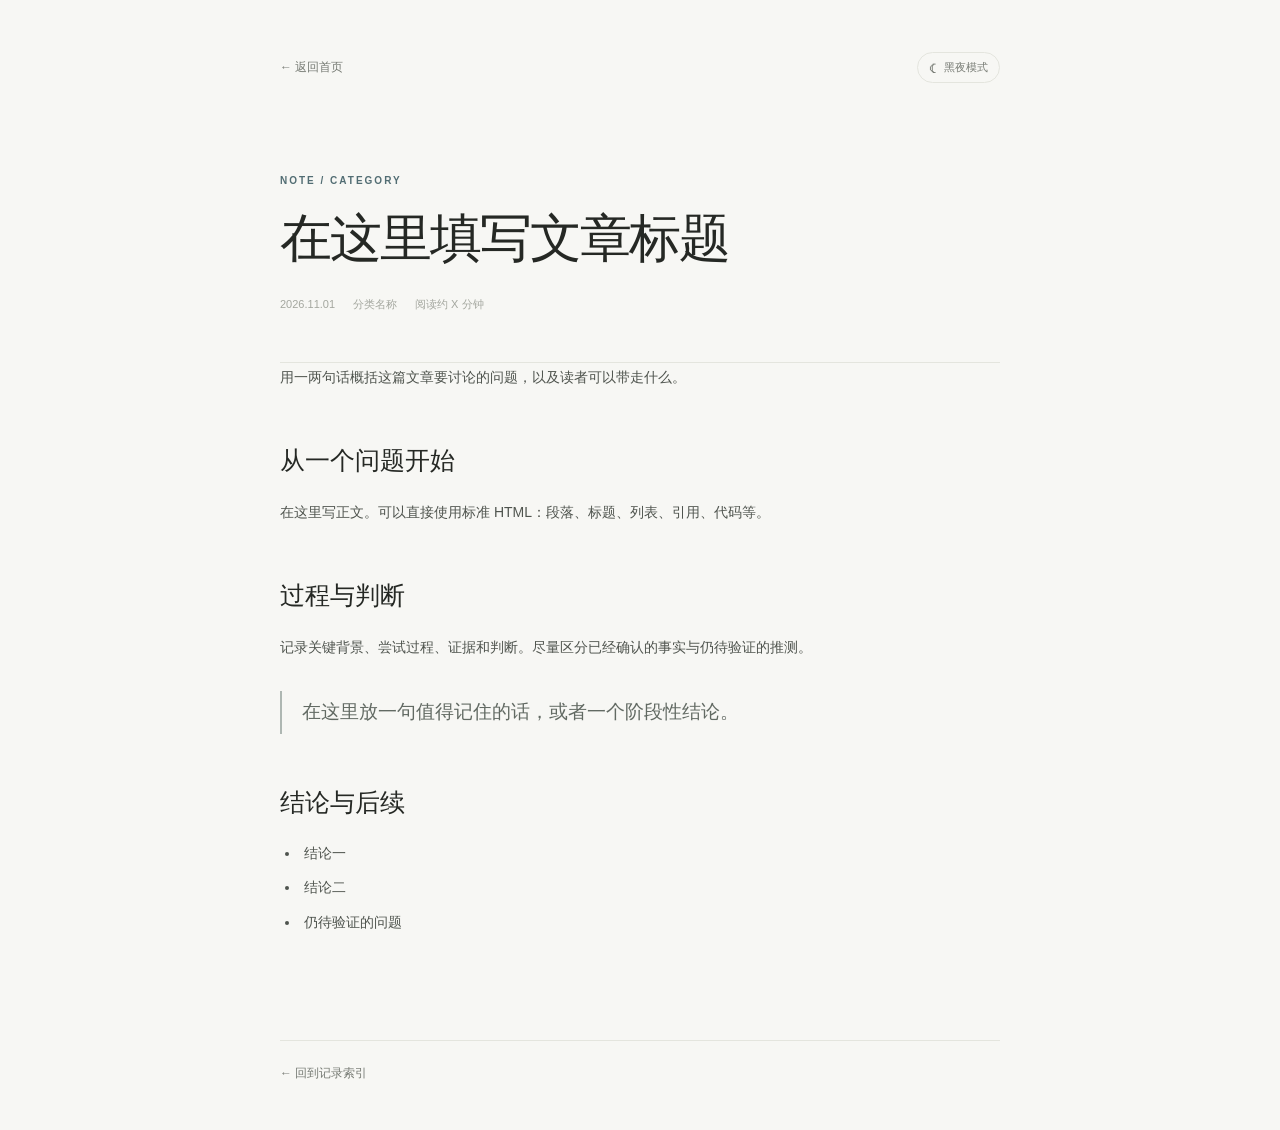
<file: notes/template.html>
<!doctype html>
<html lang="zh-CN">
<head>
  <meta charset="utf-8">
  <meta name="viewport" content="width=device-width, initial-scale=1">
  <meta name="theme-color" content="#f7f7f4">
  <script src="../assets/theme.js"></script>
  <script src="../assets/analytics-config.js"></script>
  <script src="../assets/analytics.js" defer></script>
  <meta name="description" content="在这里填写文章摘要。">
  <title>文章标题 · XCAI 的 AI 空间站</title>
  <link rel="stylesheet" href="../assets/site.css">
</head>
<body>
  <div class="article-shell">
    <header class="article-header">
      <a class="back-link" href="../index.html">← 返回首页</a>
      <button class="theme-toggle" type="button" data-theme-toggle aria-label="切换到黑夜模式" aria-pressed="false" title="切换到黑夜模式">
        <span class="theme-toggle-icon" aria-hidden="true">☾</span>
        <span class="theme-toggle-label">黑夜模式</span>
      </button>
    </header>

    <main>
      <header class="article-heading">
        <p class="eyebrow">NOTE / CATEGORY</p>
        <h1>在这里填写文章标题</h1>
        <div class="article-meta">
          <time datetime="2026-11-01">2026.11.01</time>
          <span>分类名称</span>
          <span>阅读约 X 分钟</span>
        </div>
      </header>

      <article class="prose">
        <p class="article-lead">用一两句话概括这篇文章要讨论的问题，以及读者可以带走什么。</p>

        <h2>从一个问题开始</h2>
        <p>在这里写正文。可以直接使用标准 HTML：段落、标题、列表、引用、代码等。</p>

        <h2>过程与判断</h2>
        <p>记录关键背景、尝试过程、证据和判断。尽量区分已经确认的事实与仍待验证的推测。</p>
        <blockquote>在这里放一句值得记住的话，或者一个阶段性结论。</blockquote>

        <h2>结论与后续</h2>
        <ul>
          <li>结论一</li>
          <li>结论二</li>
          <li>仍待验证的问题</li>
        </ul>
      </article>
    </main>

    <footer class="article-footer">
      <a class="back-link" href="../index.html">← 回到记录索引</a>
    </footer>
  </div>
</body>
</html>
</file>
<file: assets/site.css>
:root {
  color-scheme: light;
  --paper: #f7f7f4;
  --ink: #252824;
  --muted: #777b74;
  --faint: #a4a79f;
  --line: #e4e5de;
  --accent: #526d73;
  --accent-soft: #e9efed;
  --surface-soft: #eef0eb;
  --body-copy: #4f544e;
  --lead-copy: #555b54;
  --quote-copy: #626a63;
  --code-bg: #eceee9;
  --rule-accent: #aeb7b2;
  --soft-rule: #cfd3cc;
  --hover-surface: rgba(255, 255, 255, .45);
  --serif: "Iowan Old Style", "Baskerville", "Times New Roman", "Songti SC", "STSong", serif;
  --sans: -apple-system, BlinkMacSystemFont, "Segoe UI", "PingFang SC", "Hiragino Sans GB", "Microsoft YaHei", sans-serif;
}
:root[data-theme="dark"] {
  color-scheme: dark;
  --paper: #171b19;
  --ink: #e5e9e3;
  --muted: #a0a9a1;
  --faint: #79837b;
  --line: #343d37;
  --accent: #9bb8b3;
  --accent-soft: #263733;
  --surface-soft: #202824;
  --body-copy: #c3cbc3;
  --lead-copy: #cbd2cb;
  --quote-copy: #aeb9b0;
  --code-bg: #29312b;
  --rule-accent: #60766e;
  --soft-rule: #414b44;
  --hover-surface: rgba(255, 255, 255, .035);
}
* { box-sizing: border-box; }
html { scroll-behavior: smooth; }
body {
  margin: 0;
  background: var(--paper);
  color: var(--ink);
  font-family: var(--sans);
  font-size: 15px;
  line-height: 1.8;
  -webkit-font-smoothing: antialiased;
  transition: background-color .22s ease, color .22s ease;
}
a { color: inherit; text-decoration: none; }
a:focus-visible, button:focus-visible { outline: 2px solid var(--accent); outline-offset: 4px; }
.page-shell { width: min(100% - 56px, 1040px); margin: 0 auto; }
.site-header {
  height: 82px;
  display: flex;
  align-items: center;
  justify-content: space-between;
  border-bottom: 1px solid var(--line);
}
.wordmark { display: inline-flex; align-items: center; gap: 11px; font-size: 14px; font-weight: 600; letter-spacing: .08em; }
.wordmark-mark { width: 9px; height: 9px; border-radius: 50%; background: var(--accent); display: inline-block; }
.site-nav { display: flex; align-items: center; gap: 28px; color: var(--muted); font-size: 13px; }
.site-nav a, .site-footer a { transition: color .2s ease; }
.site-nav a:hover, .site-footer a:hover { color: var(--accent); }
.theme-toggle {
  display: inline-flex;
  align-items: center;
  gap: 7px;
  padding: 7px 11px;
  border: 1px solid var(--line);
  border-radius: 999px;
  background: transparent;
  color: var(--muted);
  font: inherit;
  font-size: 11px;
  line-height: 1.2;
  white-space: nowrap;
  cursor: pointer;
  transition: border-color .2s ease, color .2s ease, background-color .2s ease;
}
.theme-toggle:hover { border-color: var(--accent); color: var(--accent); }
.theme-toggle-icon { font-size: 15px; line-height: 1; }
.hero { min-height: 510px; padding: 112px 0 88px; position: relative; }
.eyebrow { margin: 0 0 20px; color: var(--accent); font-size: 10px; font-weight: 650; letter-spacing: .2em; line-height: 1.5; }
.eyebrow span { padding: 0 5px; color: var(--faint); }
.hero h1 {
  margin: 0;
  font-family: var(--serif);
  font-size: clamp(42px, 6.1vw, 68px);
  font-weight: 400;
  letter-spacing: -.045em;
  line-height: 1.28;
}
.hero-copy { margin: 28px 0 24px; color: var(--muted); font-size: 14px; line-height: 2.1; }
.text-link { display: inline-flex; gap: 12px; align-items: center; padding-bottom: 4px; border-bottom: 1px solid var(--rule-accent); font-size: 12px; color: var(--accent); }
.text-link span { font-size: 15px; transition: transform .2s ease; }
.text-link:hover span { transform: translateY(3px); }
.hero-index { position: absolute; right: 2px; bottom: 84px; display: flex; align-items: center; gap: 12px; color: var(--faint); font-size: 10px; letter-spacing: .12em; }
.hero-index-line { width: 54px; height: 1px; background: var(--soft-rule); }
.section-block { padding: 74px 0 84px; border-top: 1px solid var(--line); }
.section-heading { display: flex; justify-content: space-between; align-items: end; margin-bottom: 35px; }
.section-heading .eyebrow { margin-bottom: 9px; }
.section-heading h2 { margin: 0; font-family: var(--serif); font-weight: 400; font-size: 31px; letter-spacing: -.025em; }
.section-note { margin: 0 0 3px; color: var(--muted); font-size: 12px; line-height: 1.9; text-align: right; }
.topic-grid { display: grid; grid-template-columns: repeat(4, 1fr); border-top: 1px solid var(--line); border-bottom: 1px solid var(--line); }
.topic-card { min-height: 198px; padding: 23px 22px 20px 0; }
.topic-card + .topic-card { padding-left: 22px; border-left: 1px solid var(--line); }
.topic-number { color: var(--faint); font-size: 10px; letter-spacing: .12em; }
.topic-card h3 { margin: 24px 0 9px; font-family: var(--serif); font-size: 21px; font-weight: 400; letter-spacing: -.02em; }
.topic-card p { min-height: 48px; margin: 0; color: var(--muted); font-size: 12px; line-height: 1.85; }
.topic-caption { display: inline-block; margin-top: 17px; color: var(--accent); font-size: 10px; letter-spacing: .04em; }
.journal-section { padding-top: 74px; }
.section-count { margin-bottom: 7px; color: var(--faint); font-size: 10px; letter-spacing: .16em; }
.writing-list { border-top: 1px solid var(--line); }
.writing-item { display: grid; grid-template-columns: 130px 1fr 100px 20px; align-items: center; gap: 20px; min-height: 91px; border-bottom: 1px solid var(--line); transition: padding .2s ease, background .2s ease; }
.writing-item:hover { padding-left: 10px; background: var(--hover-surface); }
.writing-date { color: var(--faint); font-size: 11px; letter-spacing: .08em; }
.writing-main { display: flex; flex-direction: column; gap: 3px; }
.writing-title { font-family: var(--serif); font-size: 19px; }
.writing-excerpt { color: var(--muted); font-size: 11px; }
.writing-tag { justify-self: start; padding: 3px 9px; border-radius: 2px; background: var(--accent-soft); color: var(--accent); font-size: 10px; }
.writing-arrow { color: var(--faint); font-size: 16px; text-align: right; }
.list-footnote { margin: 18px 0 0; color: var(--faint); font-size: 11px; }
.about-block { margin: 16px 0 78px; padding: 55px 7%; background: var(--surface-soft); text-align: center; }
.about-block .eyebrow { margin-bottom: 22px; }
.about-statement { margin: 0; font-family: var(--serif); font-size: clamp(25px, 3.5vw, 36px); line-height: 1.55; letter-spacing: -.025em; }
.about-copy { margin: 17px auto 0; max-width: 460px; color: var(--muted); font-size: 12px; }
.site-footer { display: flex; justify-content: space-between; align-items: center; min-height: 74px; border-top: 1px solid var(--line); color: var(--faint); font-size: 10px; letter-spacing: .04em; }
.article-shell { width: min(100% - 48px, 720px); margin: 0 auto; }
.article-header { display: flex; align-items: center; justify-content: space-between; padding: 52px 0 0; }
.back-link { color: var(--muted); font-size: 12px; }
.back-link:hover { color: var(--accent); }
.article-heading { padding: 90px 0 48px; border-bottom: 1px solid var(--line); }
.article-heading .eyebrow { margin-bottom: 17px; }
.article-heading h1 { margin: 0; font-family: var(--serif); font-size: clamp(36px, 6vw, 52px); font-weight: 400; line-height: 1.3; letter-spacing: -.04em; }
.article-meta { display: flex; gap: 18px; margin-top: 22px; color: var(--faint); font-size: 11px; }
.article-lead { margin: 38px 0 42px; color: var(--lead-copy); font-size: 17px; line-height: 2; }
.prose { padding-bottom: 90px; }
.prose h2 { margin: 46px 0 15px; font-family: var(--serif); font-size: 25px; font-weight: 400; }
.prose h3 { margin: 32px 0 12px; font-size: 16px; font-weight: 600; }
.prose p { margin: 0 0 19px; color: var(--body-copy); font-size: 14px; line-height: 2.05; }
.prose blockquote { margin: 30px 0; padding: 4px 0 4px 20px; border-left: 2px solid var(--rule-accent); color: var(--quote-copy); font-family: var(--serif); font-size: 19px; line-height: 1.8; }
.prose ul { padding-left: 1.3em; color: var(--body-copy); }
.prose li { padding-left: 4px; margin: 8px 0; font-size: 14px; line-height: 1.9; }
.prose a { color: var(--accent); text-decoration: underline; text-underline-offset: 3px; }
.prose code { padding: 2px 5px; background: var(--code-bg); border-radius: 3px; font-size: .9em; }
.article-footer { padding: 22px 0 45px; border-top: 1px solid var(--line); color: var(--faint); font-size: 11px; }
@media (max-width: 720px) {
  .page-shell { width: min(100% - 40px, 560px); }
  .site-header { height: 70px; }
  .site-nav { gap: 14px; font-size: 12px; }
  .theme-toggle { padding: 6px 9px; }
  .hero { min-height: 470px; padding: 100px 0 75px; }
  .hero h1 { font-size: clamp(40px, 10vw, 58px); }
  .hero-index { bottom: 40px; }
  .section-block { padding: 60px 0 65px; }
  .topic-grid { grid-template-columns: repeat(2, 1fr); }
  .topic-card { min-height: 180px; padding: 20px 15px 20px 0; }
  .topic-card + .topic-card { padding-left: 15px; }
  .topic-card:nth-child(3) { padding-left: 0; border-left: 0; border-top: 1px solid var(--line); }
  .topic-card:nth-child(4) { border-top: 1px solid var(--line); }
  .topic-card h3 { margin-top: 18px; font-size: 19px; }
  .topic-card p { min-height: 60px; }
  .writing-item { grid-template-columns: 78px 1fr 18px; gap: 12px; padding: 15px 0; }
  .writing-tag { display: none; }
  .writing-title { font-size: 17px; }
  .writing-excerpt { font-size: 10px; }
  .about-block { margin: 8px 0 55px; padding: 42px 18px; }
  .site-footer { gap: 12px; flex-wrap: wrap; padding: 18px 0; }
  .article-shell { width: min(100% - 40px, 560px); }
  .article-heading { padding: 70px 0 36px; }
  .article-lead { font-size: 15px; }
}
@media (max-width: 390px) {
  .site-nav { gap: 10px; }
  .wordmark { font-size: 13px; }
  .theme-toggle-label { display: none; }
  .desktop-break { display: none; }
}
@media (prefers-reduced-motion: reduce) {
  html { scroll-behavior: auto; }
  *, *::before, *::after { transition-duration: .01ms !important; }
}


/* Editorial zine article layout — adapted from the su-zine visual language. */
.zine-article-shell { width: min(100% - 48px, 900px); margin: 0 auto; }
.zine-masthead {
  display:flex; justify-content:space-between; align-items:center; gap:20px;
  border-top:3px solid var(--ink); border-bottom:1px solid var(--soft-rule);
  padding:15px 0; margin-top:34px; color:var(--muted);
  font-size:11px; letter-spacing:.12em;
}
.zine-masthead strong { color:var(--ink); font-size:12px; letter-spacing:.16em; }
.zine-hero { padding:76px 0 44px; border-bottom:1px solid var(--line); }
.zine-kicker { margin:0 0 22px; color:var(--accent); font-size:11px; letter-spacing:.18em; }
.zine-hero h1 {
  max-width:820px; margin:0; color:var(--ink);
  font-family:var(--serif); font-size:clamp(39px,6.4vw,66px);
  font-weight:700; line-height:1.34; letter-spacing:0;
}
.zine-deck { max-width:760px; margin:27px 0 0; color:var(--lead-copy); font-size:18px; line-height:2; }
.zine-meta { display:flex; flex-wrap:wrap; gap:12px 22px; margin-top:28px; color:var(--faint); font-size:11px; }
.zine-section { padding:40px 0 43px; border-bottom:1px solid var(--line); }
.zine-section-head { display:flex; align-items:baseline; gap:18px; margin-bottom:23px; }
.zine-section-no { color:var(--accent); font-family:var(--serif); font-size:27px; }
.zine-section-label { color:var(--muted); font-size:11px; letter-spacing:.16em; }
.zine-section h2 { margin:0 0 20px; color:var(--ink); font-family:var(--serif); font-size:clamp(26px,3.4vw,36px); font-weight:700; line-height:1.5; }
.zine-columns { display:grid; grid-template-columns:1.1fr .9fr; gap:42px; align-items:start; }
.zine-copy p { margin:0 0 17px; color:var(--body-copy); font-size:15px; line-height:2.05; }
.zine-panel { padding:25px 27px; background:var(--surface-soft); border-top:2px solid var(--accent); }
.zine-panel-label { margin:0 0 15px; color:var(--accent); font-size:10px; letter-spacing:.17em; }
.zine-panel ul { margin:0; padding:0; list-style:none; }
.zine-panel li { padding:11px 0; border-top:1px solid var(--line); color:var(--body-copy); font-size:13px; line-height:1.8; }
.zine-panel li:first-child { border-top:0; }
.zine-panel li strong { display:block; margin-bottom:3px; color:var(--ink); font-size:14px; font-weight:600; }
.zine-quote { margin:31px 0 0; padding:5px 0 5px 22px; border-left:3px solid var(--accent); color:var(--accent); font-family:var(--serif); font-size:clamp(22px,3vw,29px); line-height:1.7; }
.zine-note { margin:27px 0 0; padding:19px 23px; background:var(--surface-soft); color:var(--muted); font-size:12px; line-height:1.9; }
.zine-closing { padding:42px 0 55px; }
.zine-closing p { max-width:760px; margin:0; color:var(--accent); font-family:var(--serif); font-size:clamp(24px,3.5vw,34px); line-height:1.65; }
.zine-source { margin-top:25px; padding-top:17px; border-top:1px solid var(--line); color:var(--faint); font-size:10px; line-height:1.8; }
.zine-footer { display:flex; justify-content:space-between; gap:20px; padding:19px 0 40px; border-top:1px solid var(--soft-rule); color:var(--faint); font-size:10px; }
:root[data-theme="dark"] .zine-panel { background:#202824; }
@media (max-width:720px) {
  .zine-article-shell { width:min(100% - 40px,560px); }
  .zine-masthead { margin-top:20px; }
  .zine-hero { padding:57px 0 34px; }
  .zine-deck { font-size:16px; }
  .zine-section { padding:31px 0 34px; }
  .zine-columns { grid-template-columns:1fr; gap:14px; }
  .zine-panel { padding:20px; }
  .zine-footer { flex-wrap:wrap; }
}


/* Responsive, theme-aware diagrams for technical zine articles. */
.zine-figure { margin:30px 0 34px; padding:22px 20px 14px; background:var(--surface-soft); border-top:2px solid var(--accent); }
.zine-diagram { display:block; width:100%; height:auto; overflow:visible; }
.zine-diagram text { paint-order:stroke; }
.zine-diagram-compact { max-height:330px; }
.zine-figure figcaption { margin-top:13px; color:var(--muted); font-size:11px; line-height:1.8; }
.zine-figure + .zine-copy { margin-top:22px; }
@media (max-width:720px) {
  .zine-figure { margin:23px -2px 27px; padding:15px 8px 11px; overflow:hidden; }
  .zine-diagram { min-width:620px; max-width:none; }
  .zine-figure { overflow-x:auto; }
  .zine-figure figcaption { position:sticky; left:0; }
}


/* Lightweight, optional GoatCounter page-view labels. */
.analytics-pageviews,
.analytics-total { color: var(--muted); font-size: 11px; white-space: nowrap; }
.analytics-pageviews::before,
.analytics-total::before { content: "·"; margin-right: 7px; color: var(--faint); }
.analytics-total { margin-left: auto; }
@media (max-width: 560px) { .analytics-total { margin-left: 0; } }
</file>
